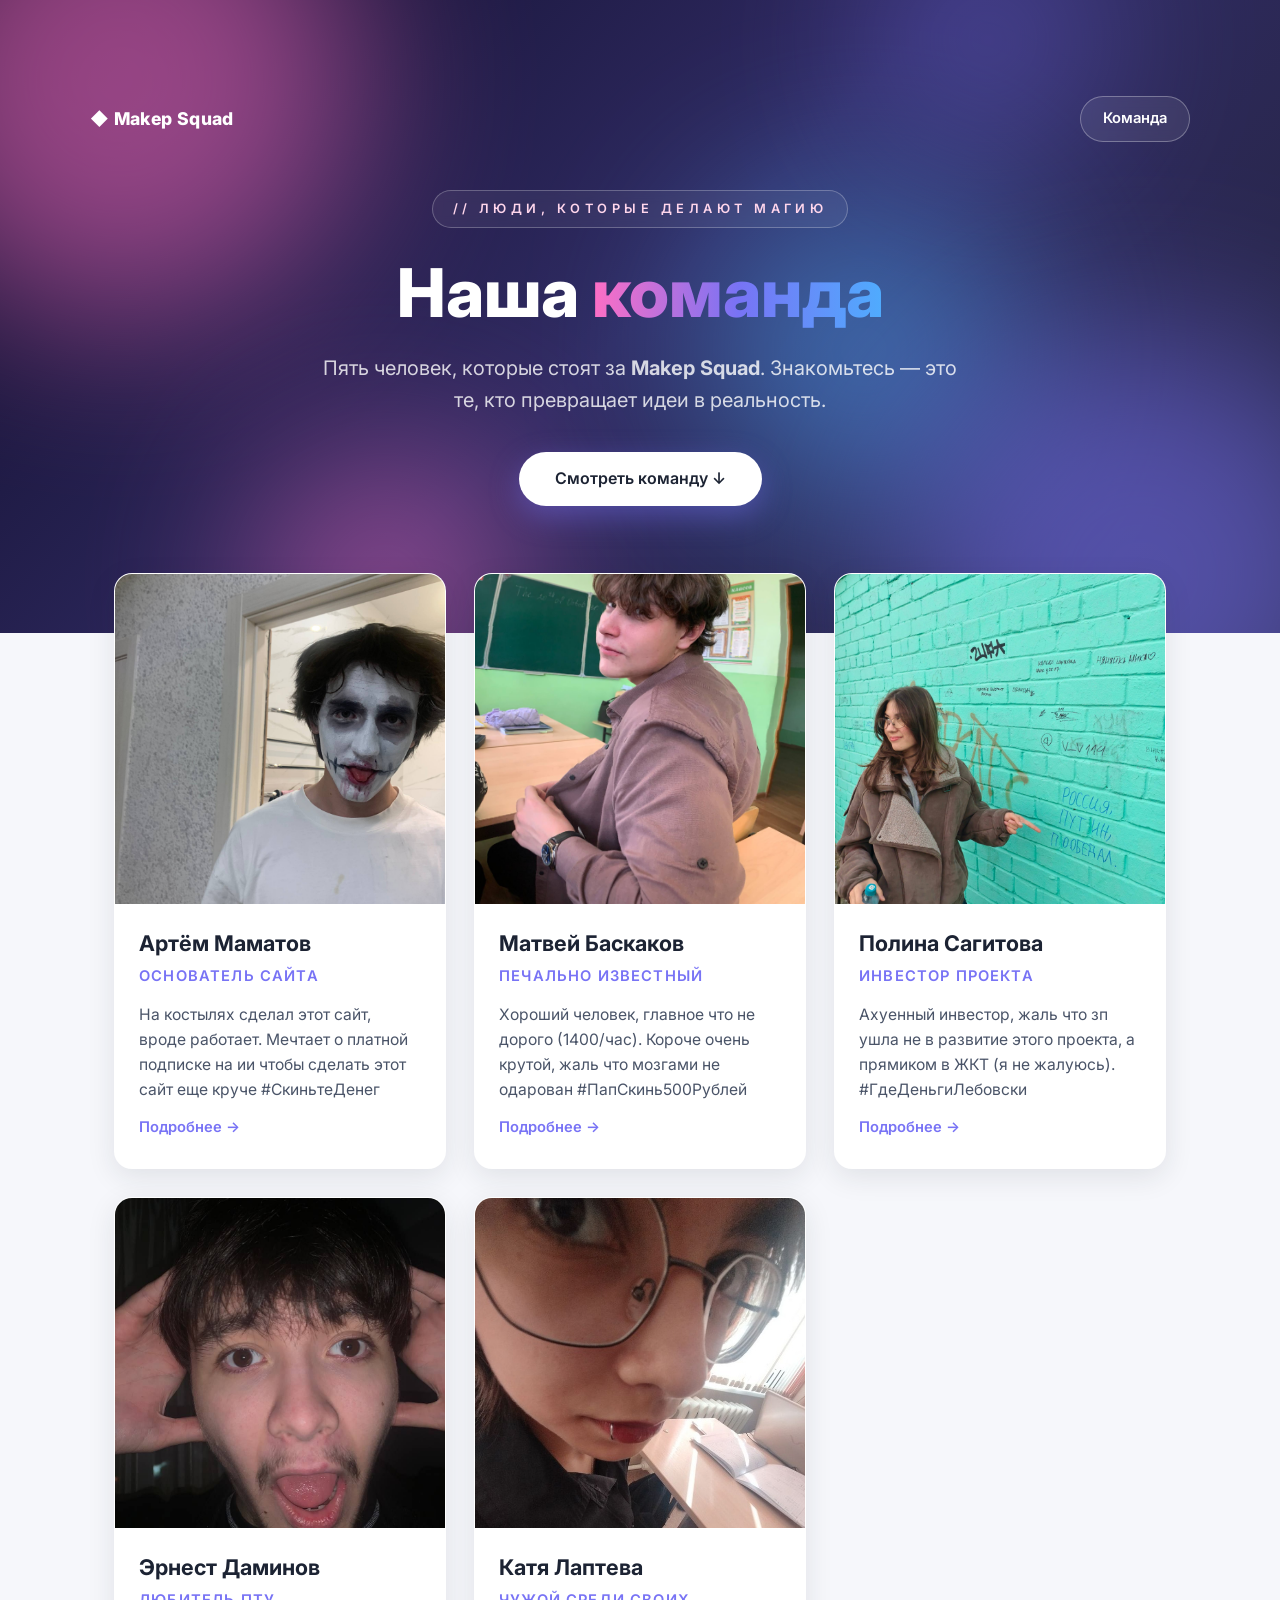
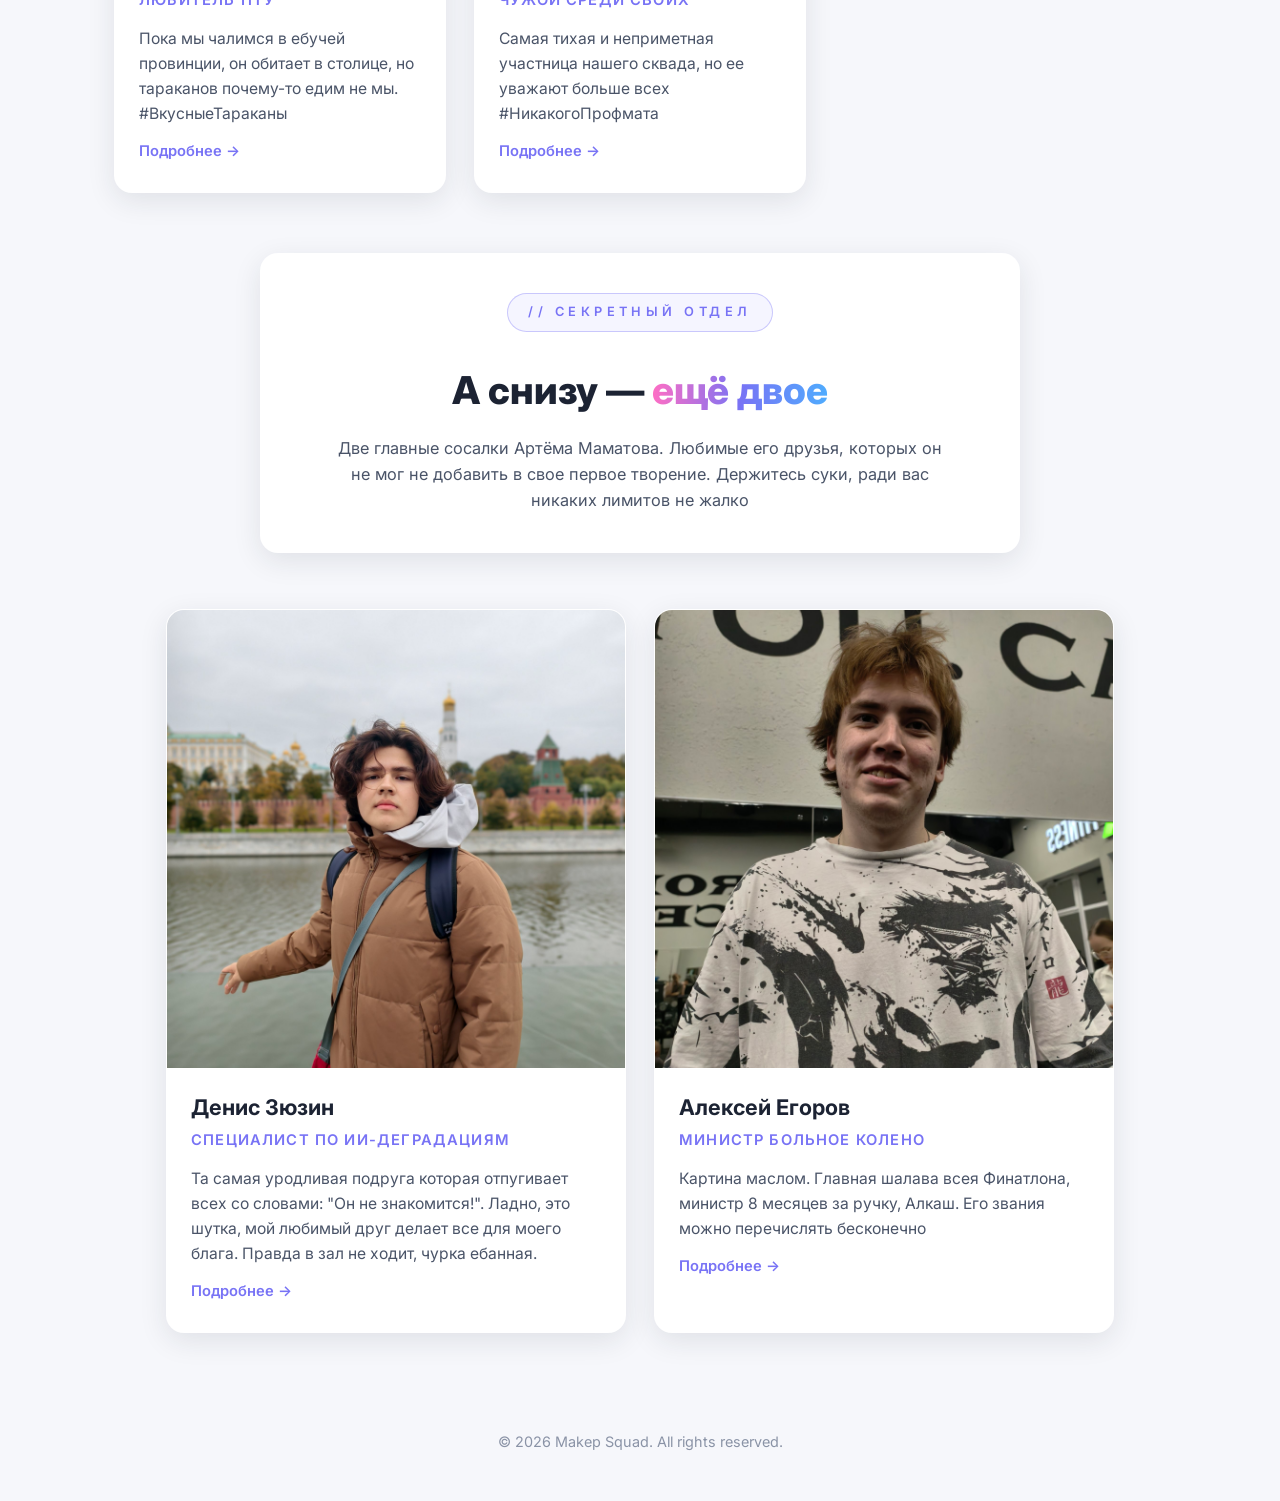
<file: index.html>
<!DOCTYPE html>
<html lang="ru">
<head>
  <meta charset="UTF-8" />
  <meta name="viewport" content="width=device-width, initial-scale=1.0" />

  <!-- EDIT: Page title shown in the browser tab -->
  <title>Our Team — MAKEP squad</title>
  <!-- /EDIT -->

  <!-- SEO & social-media preview (optional to edit) -->
  <meta name="description" content="Meet the team of Company Name — photos and descriptions of our 5 key people." />
  <meta property="og:title" content="Our Team — Company Name" />
  <meta property="og:description" content="Meet the team of Company Name." />
  <meta property="og:type" content="website" />
  <meta property="og:image" content="images/photo-1.jpg" />

  <!-- Modern web font (Inter) -->
  <link rel="preconnect" href="https://fonts.googleapis.com" />
  <link rel="preconnect" href="https://fonts.gstatic.com" crossorigin />
  <link href="https://fonts.googleapis.com/css2?family=Inter:wght@400;600;800&display=swap" rel="stylesheet" />

  <link rel="stylesheet" href="css/style.css?v=2" />
</head>
<body>

  <!-- ============================================================
       SITE HEADER (шапка сайта)
       ▼▼▼ EDIT HERE: logo, headings, tagline, buttons ▼▼▼
       ============================================================ -->
  <header class="hero">
    <nav class="hero-nav">
      <!-- EDIT: Logo text (short company name) -->
      <span class="logo">◆ <!-- EDIT: Logo -->Makep Squad<!-- /EDIT --></span>
      <!-- /EDIT -->
      <a class="hero-btn hero-btn-ghost" href="#team">Команда</a>
    </nav>

    <div class="hero-inner">
      <!-- EDIT: Small label above the title -->
      <p class="hero-kicker">// ЛЮДИ, КОТОРЫЕ ДЕЛАЮТ МАГИЮ</p>
      <!-- /EDIT -->

      <!-- EDIT: Main heading. Wrap a word in <em> for the gradient accent -->
      <h1 class="hero-title">Наша <em>команда</em></h1>
      <!-- /EDIT -->

      <!-- EDIT: Subtitle / tagline -->
      <p class="hero-subtitle">
        Пять человек, которые стоят за&nbsp;<strong><!-- EDIT: Company name -->Makep Squad<!-- /EDIT --></strong>.
        Знакомьтесь&nbsp;— это те, кто превращает идеи в&nbsp;реальность.
      </p>
      <!-- /EDIT -->

      <!-- EDIT: Button text and link (link "#team" scrolls to the cards) -->
      <a class="hero-btn" href="#team">Смотреть команду ↓</a>
      <!-- /EDIT -->
    </div>

    <!-- Decorative glow blobs (purely visual, safe to delete) -->
    <div class="blob blob-1"></div>
    <div class="blob blob-2"></div>
    <div class="blob blob-3"></div>
  </header>
  <!-- ▲▲▲ END OF EDITABLE AREA — HEADER ▲▲▲ -->

  <main class="team-grid" id="team">

    <!-- ============================================================
         PERSON CARD 1
         ▼▼▼ EDIT HERE: replace photo + text below ▼▼▼
         ============================================================ -->
    <a class="person-card card-link" href="team/person-1.html">
      <div class="photo-slot">
        <!-- EDIT: Replace the placeholder image path with your photo,
             e.g. src="images/jane.jpg". Keep it inside the images/ folder. -->
        <img src="images/ya.jpg" alt="Photo of artem" />
        <!-- /EDIT -->
      </div>
      <div class="info-slot">
        <!-- EDIT: Name -->
        <h2 class="name">Артём Маматов</h2>
        <!-- /EDIT -->
        <!-- EDIT: Job title -->
        <p class="role">Основатель сайта</p>
        <!-- /EDIT -->
        <!-- EDIT: Description (a few sentences about this person) -->
        <p class="description">
          На костылях сделал этот сайт, вроде работает. Мечтает о платной подписке на ии чтобы сделать этот сайт еще круче #СкиньтеДенег
        </p>
        <!-- /EDIT -->
        <span class="card-more">Подробнее →</span>
      </div>
    </a>
    <!-- ▲▲▲ END OF EDITABLE AREA — PERSON 1 ▲▲▲ -->

    <!-- ============================================================
         PERSON CARD 2
         ▼▼▼ EDIT HERE: replace photo + text below ▼▼▼
         ============================================================ -->
    <a class="person-card card-link" href="team/person-2.html">
      <div class="photo-slot">
        <!-- EDIT: Replace with your photo, e.g. src="images/john.jpg" -->
        <img src="images/matvei.jpg" alt="Photo of Matvei" />
        <!-- /EDIT -->
      </div>
      <div class="info-slot">
        <!-- EDIT: Name -->
        <h2 class="name">Матвей Баскаков</h2>
        <!-- /EDIT -->
        <!-- EDIT: Job title -->
        <p class="role">Печально известный</p>
        <!-- /EDIT -->
        <!-- EDIT: Description -->
        <p class="description">
          Хороший человек, главное что не дорого (1400/час). Короче очень крутой, жаль что мозгами не одарован #ПапСкинь500Рублей
        </p>
        <!-- /EDIT -->
        <span class="card-more">Подробнее →</span>
      </div>
    </a>
    <!-- ▲▲▲ END OF EDITABLE AREA — PERSON 2 ▲▲▲ -->

    <!-- ============================================================
         PERSON CARD 3
         ▼▼▼ EDIT HERE: replace photo + text below ▼▼▼
         ============================================================ -->
    <a class="person-card card-link" href="team/person-3.html">
      <div class="photo-slot">
        <!-- EDIT: Replace with your photo, e.g. src="images/alice.jpg" -->
        <img src="images/Pol.jpg" alt="Photo of pol" />
        <!-- /EDIT -->
      </div>
      <div class="info-slot">
        <!-- EDIT: Name -->
        <h2 class="name">Полина Сагитова</h2>
        <!-- /EDIT -->
        <!-- EDIT: Job title -->
        <p class="role">Инвестор проекта</p>
        <!-- /EDIT -->
        <!-- EDIT: Description -->
        <p class="description">
          Ахуенный инвестор, жаль что зп ушла не в развитие этого проекта, а прямиком в ЖКТ (я не жалуюсь). #ГдеДеньгиЛебовски
        </p>
        <!-- /EDIT -->
        <span class="card-more">Подробнее →</span>
      </div>
    </a>
    <!-- ▲▲▲ END OF EDITABLE AREA — PERSON 3 ▲▲▲ -->

    <!-- ============================================================
         PERSON CARD 4
         ▼▼▼ EDIT HERE: replace photo + text below ▼▼▼
         ============================================================ -->
    <a class="person-card card-link" href="team/person-4.html">
      <div class="photo-slot">
        <!-- EDIT: Replace with your photo, e.g. src="images/bob.jpg" -->
        <img src="images/ern.jpg" alt="Photo of ern" />
        <!-- /EDIT -->
      </div>
      <div class="info-slot">
        <!-- EDIT: Name -->
        <h2 class="name">Эрнест Даминов</h2>
        <!-- /EDIT -->
        <!-- EDIT: Job title -->
        <p class="role">Любитель ПТУ</p>
        <!-- /EDIT -->
        <!-- EDIT: Description -->
        <p class="description">
          Пока мы чалимся в ебучей провинции, он обитает в столице, но тараканов почему-то едим не мы. #ВкусныеТараканы
        </p>
        <!-- /EDIT -->
        <span class="card-more">Подробнее →</span>
      </div>
    </a>
    <!-- ▲▲▲ END OF EDITABLE AREA — PERSON 4 ▲▲▲ -->

    <!-- ============================================================
         PERSON CARD 5
         ▼▼▼ EDIT HERE: replace photo + text below ▼▼▼
         ============================================================ -->
    <a class="person-card card-link" href="team/person-5.html">
      <div class="photo-slot">
        <!-- EDIT: Replace with your photo, e.g. src="images/emma.jpg" -->
        <img src="images/kate.jpg" alt="Photo of Kate" />
        <!-- /EDIT -->
      </div>
      <div class="info-slot">
        <!-- EDIT: Name -->
        <h2 class="name">Катя Лаптева</h2>
        <!-- /EDIT -->
        <!-- EDIT: Job title -->
        <p class="role">Чужой среди своих</p>
        <!-- /EDIT -->
        <!-- EDIT: Description -->
        <p class="description">
          Самая тихая и неприметная участница нашего сквада, но ее уважают больше всех #НикакогоПрофмата
        </p>
        <!-- /EDIT -->
        <span class="card-more">Подробнее →</span>
      </div>
    </a>
    <!-- ▲▲▲ END OF EDITABLE AREA — PERSON 5 ▲▲▲ -->

  </main>

  <!-- ============================================================
       DIVIDER — кто будет снизу?
       ▼▼▼ EDIT HERE: текст-уточнение между блоками ▼▼▼
       ============================================================ -->
  <section class="team-divider" id="recruits">
    <p class="hero-kicker">// СЕКРЕТНЫЙ ОТДЕЛ</p>
    <!-- EDIT: Уточнение, кто будет во втором блоке -->
    <h2 class="divider-title">А снизу — <em>ещё двое</em></h2>
    <p class="divider-text">
      Две главные сосалки Артёма Маматова. Любимые его друзья, которых он не мог не добавить в свое первое творение. Держитесь суки, ради вас никаких лимитов не жалко
    </p>
    <!-- /EDIT -->
  </section>
  <!-- ▲▲▲ END OF EDITABLE AREA — DIVIDER ▲▲▲ -->

  <!-- ============================================================
       SECOND TEAM BLOCK (ещё два человека)
       ▼▼▼ EDIT HERE: replace photos + text below ▼▼▼
       ============================================================ -->
  <section class="team-grid team-grid-extra" id="team-extra">

    <!-- ============================================================
         PERSON CARD 6
         ▼▼▼ EDIT HERE: replace photo + text below ▼▼▼
         ============================================================ -->
    <a class="person-card card-link" href="team/person-6.html">
      <div class="photo-slot">
        <!-- EDIT: Replace the placeholder image path with your photo,
             e.g. src="images/ivan.jpg". Keep it inside the images/ folder. -->
        <img src="images/denis3.jpg" alt="Photo of denis" />
        <!-- /EDIT -->
      </div>
      <div class="info-slot">
        <!-- EDIT: Name -->
        <h2 class="name">Денис Зюзин</h2>
        <!-- /EDIT -->
        <!-- EDIT: Job title -->
        <p class="role">Специалист по ИИ-деградациям</p>
        <!-- /EDIT -->
        <!-- EDIT: Description (a few sentences about this person) -->
        <p class="description">
          Та самая уродливая подруга которая отпугивает всех со словами: "Он не знакомится!".
          Ладно, это шутка, мой любимый друг делает все для моего блага. Правда в зал не ходит, чурка ебанная.
        </p>
        <!-- /EDIT -->
        <span class="card-more">Подробнее →</span>
      </div>
    </a>
    <!-- ▲▲▲ END OF EDITABLE AREA — PERSON 6 ▲▲▲ -->

    <!-- ============================================================
         PERSON CARD 7
         ▼▼▼ EDIT HERE: replace photo + text below ▼▼▼
         ============================================================ -->
    <a class="person-card card-link" href="team/person-7.html">
      <div class="photo-slot">
        <!-- EDIT: Replace the placeholder image path with your photo,
             e.g. src="images/oleg.jpg". Keep it inside the images/ folder. -->
        <img src="images/leha1.jpg" alt="Photo of Oleg" />
        <!-- /EDIT -->
      </div>
      <div class="info-slot">
        <!-- EDIT: Name -->
        <h2 class="name">Алексей Егоров</h2>
        <!-- /EDIT -->
        <!-- EDIT: Job title -->
        <p class="role">Министр больное колено</p>
        <!-- /EDIT -->
        <!-- EDIT: Description (a few sentences about this person) -->
        <p class="description">
          Картина маслом. Главная шалава всея Финатлона, министр 8 месяцев за ручку, Алкаш. Его звания можно перечислять бесконечно
        </p>
        <!-- /EDIT -->
        <span class="card-more">Подробнее →</span>
      </div>
    </a>
    <!-- ▲▲▲ END OF EDITABLE AREA — PERSON 7 ▲▲▲ -->

  </section>
  <!-- ▲▲▲ END OF EDITABLE AREA — SECOND TEAM BLOCK ▲▲▲ -->

  <footer class="site-footer">
    <p>&copy; 2026 <!-- EDIT: Company name -->Makep Squad<!-- /EDIT -->. All rights reserved.</p>
  </footer>

</body>
</html>
</file>
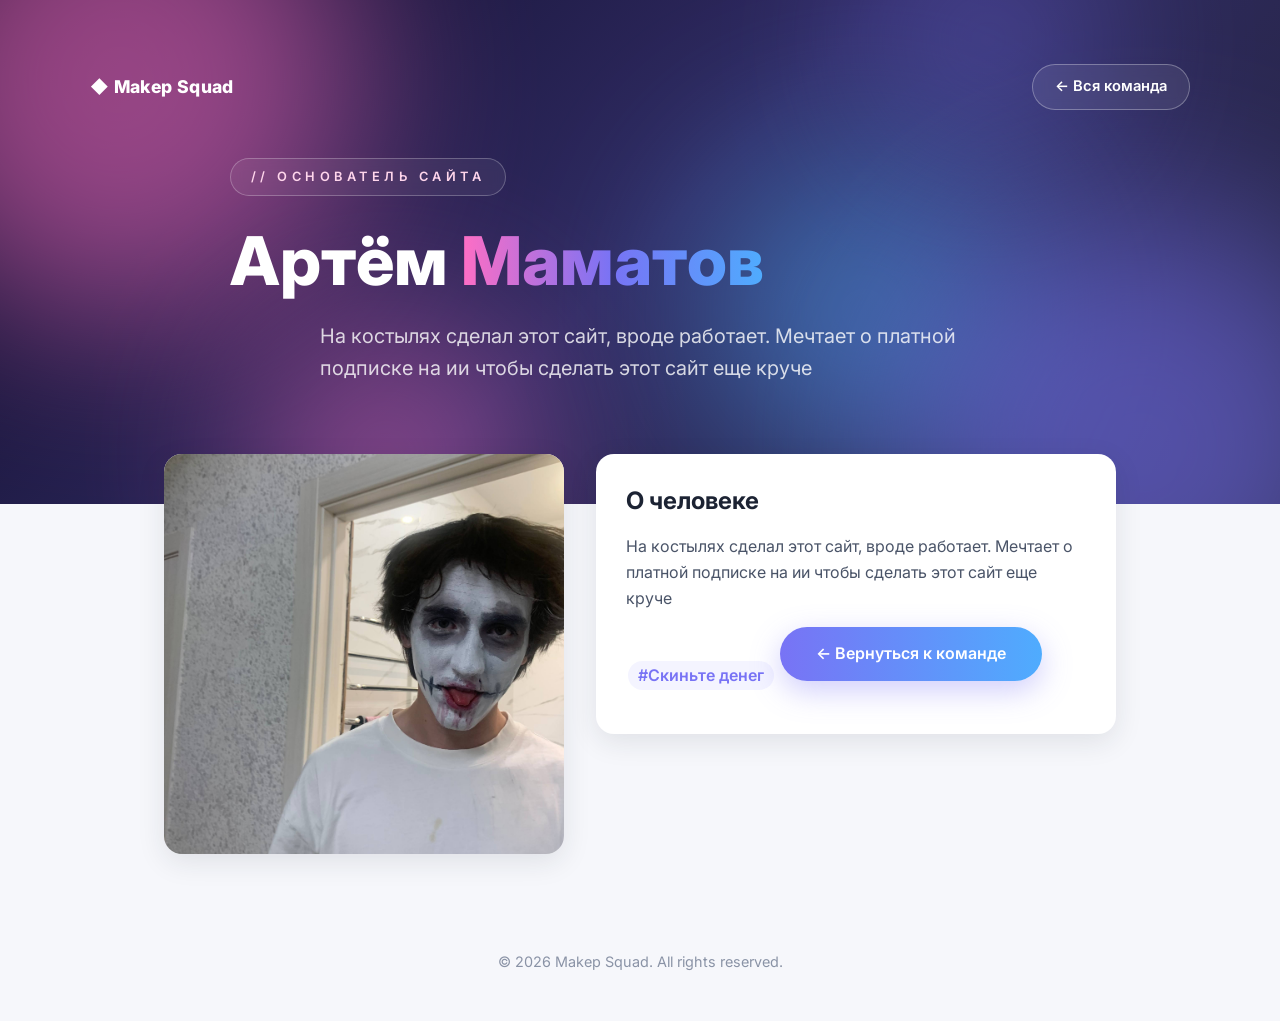
<file: team/person-1.html>
<!DOCTYPE html>
<html lang="ru">
<head>
  <meta charset="UTF-8" />
  <meta name="viewport" content="width=device-width, initial-scale=1.0" />

  <!-- EDIT: Page title shown in the browser tab -->
  <title>Артём Маматов — Makep Squad</title>
  <!-- /EDIT -->

  <!-- SEO & social-media preview (optional to edit) -->
  <meta name="description" content="Артём Маматов — Основатель сайта. Страница участника команды Makep Squad." />
  <meta property="og:title" content="Артём Маматов — Makep Squad" />
  <meta property="og:description" content="Артём Маматов — Основатель сайта." />
  <meta property="og:type" content="website" />
  <meta property="og:image" content="../images/ya.jpg" />

  <!-- Modern web font (Inter) -->
  <link rel="preconnect" href="https://fonts.googleapis.com" />
  <link rel="preconnect" href="https://fonts.gstatic.com" crossorigin />
  <link href="https://fonts.googleapis.com/css2?family=Inter:wght@400;600;800&display=swap" rel="stylesheet" />

  <link rel="stylesheet" href="../css/style.css" />
</head>
<body>

  <header class="hero person-hero">
    <nav class="hero-nav">
      <a class="logo" href="../index.html" style="text-decoration:none">◆ Makep Squad</a>
      <a class="hero-btn hero-btn-ghost" href="../index.html#team">← Вся команда</a>
    </nav>

    <div class="hero-inner">
      <p class="hero-kicker">// ОСНОВАТЕЛЬ САЙТА</p>
      <h1 class="hero-title">Артём <em>Маматов</em></h1>
      <p class="hero-subtitle">На костылях сделал этот сайт, вроде работает. Мечтает о платной подписке на ии чтобы сделать этот сайт еще круче</p>
    </div>

    <div class="blob blob-1"></div>
    <div class="blob blob-2"></div>
    <div class="blob blob-3"></div>
  </header>

  <main class="person-page">
    <div class="person-photo">
      <!-- EDIT: Замените фото на своё, например src="../images/jane.jpg" -->
      <img src="../images/ya.jpg" alt="Фото: Артём Маматов" />
      <!-- /EDIT -->
    </div>
    <div class="person-facts">
      <h2>О человеке</h2>
      <!-- EDIT: Дополнительная информация об участнике -->
      <p>На костылях сделал этот сайт, вроде работает. Мечтает о платной подписке на ии чтобы сделать этот сайт еще круче</p>
      <p class="hashtag">#Скиньте денег</p>
      <!-- /EDIT -->
      <a class="hero-btn" href="../index.html#team">← Вернуться к команде</a>
    </div>
  </main>

  <footer class="site-footer">
    <p>&copy; 2026 Makep Squad. All rights reserved.</p>
  </footer>

</body>
</html>
</file>
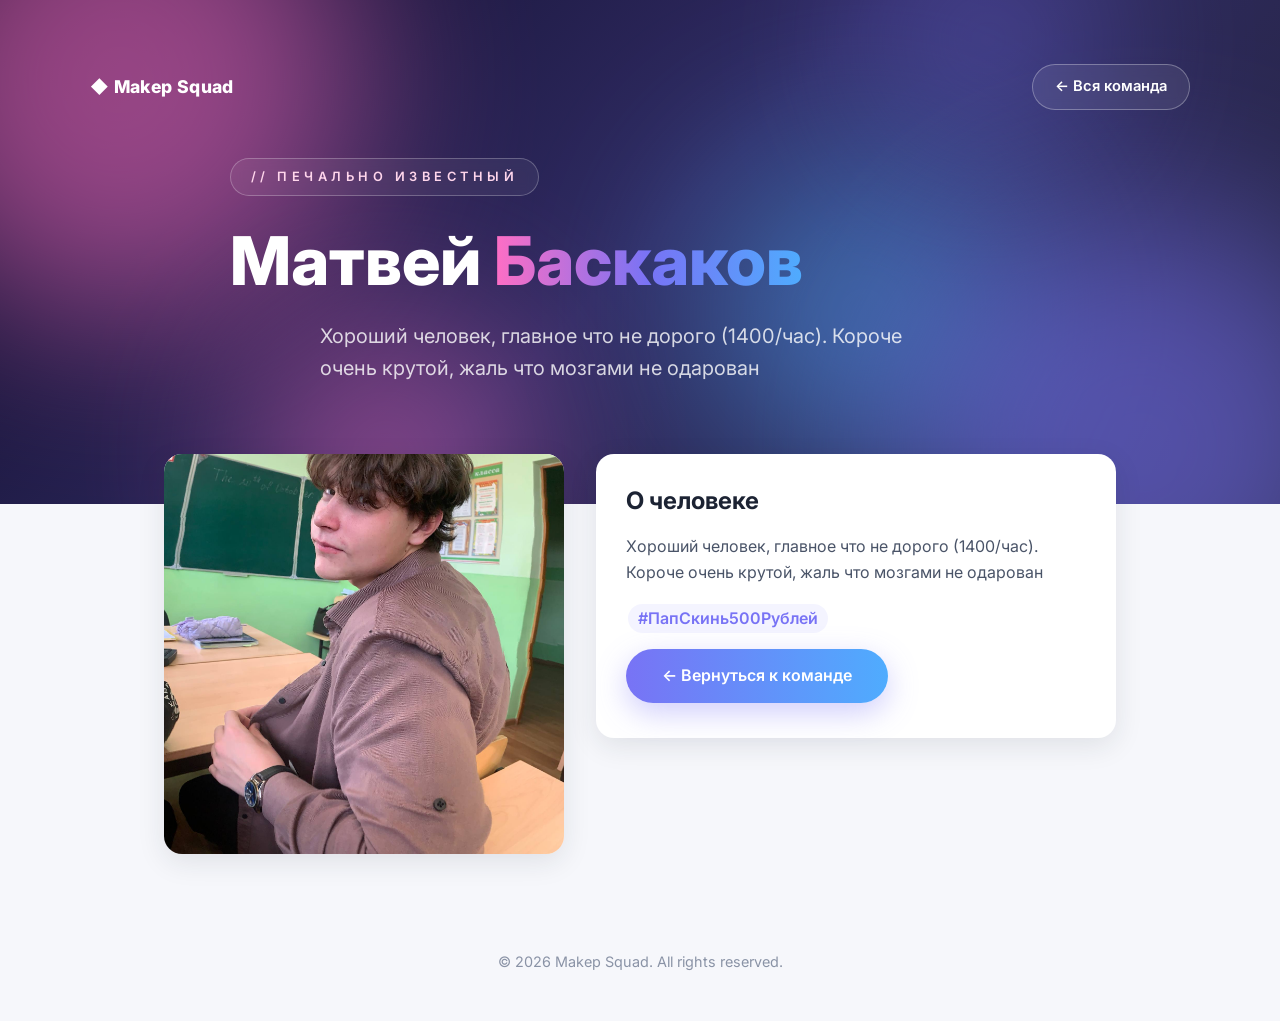
<file: team/person-2.html>
<!DOCTYPE html>
<html lang="ru">
<head>
  <meta charset="UTF-8" />
  <meta name="viewport" content="width=device-width, initial-scale=1.0" />

  <!-- EDIT: Page title shown in the browser tab -->
  <title>Матвей Баскаков — Makep Squad</title>
  <!-- /EDIT -->

  <!-- SEO & social-media preview (optional to edit) -->
  <meta name="description" content="Матвей Баскаков — Печально известный. Страница участника команды Makep Squad." />
  <meta property="og:title" content="Матвей Баскаков — Makep Squad" />
  <meta property="og:description" content="Матвей Баскаков — Печально известный." />
  <meta property="og:type" content="website" />
  <meta property="og:image" content="../images/matvei.jpg" />

  <!-- Modern web font (Inter) -->
  <link rel="preconnect" href="https://fonts.googleapis.com" />
  <link rel="preconnect" href="https://fonts.gstatic.com" crossorigin />
  <link href="https://fonts.googleapis.com/css2?family=Inter:wght@400;600;800&display=swap" rel="stylesheet" />

  <link rel="stylesheet" href="../css/style.css" />
</head>
<body>

  <header class="hero person-hero">
    <nav class="hero-nav">
      <a class="logo" href="../index.html" style="text-decoration:none">◆ Makep Squad</a>
      <a class="hero-btn hero-btn-ghost" href="../index.html#team">← Вся команда</a>
    </nav>

    <div class="hero-inner">
      <p class="hero-kicker">// ПЕЧАЛЬНО ИЗВЕСТНЫЙ</p>
      <h1 class="hero-title">Матвей <em>Баскаков</em></h1>
      <p class="hero-subtitle">Хороший человек, главное что не дорого (1400/час). Короче очень крутой, жаль что мозгами не одарован</p>
    </div>

    <div class="blob blob-1"></div>
    <div class="blob blob-2"></div>
    <div class="blob blob-3"></div>
  </header>

  <main class="person-page">
    <div class="person-photo">
      <!-- EDIT: Замените фото на своё, например src="../images/jane.jpg" -->
      <img src="../images/matvei.jpg" alt="Фото: Матвей Баскаков" />
      <!-- /EDIT -->
    </div>
    <div class="person-facts">
      <h2>О человеке</h2>
      <!-- EDIT: Дополнительная информация об участнике -->
      <p>Хороший человек, главное что не дорого (1400/час). Короче очень крутой, жаль что мозгами не одарован</p>
      <p class="hashtag">#ПапСкинь500Рублей</p>
      <!-- /EDIT -->
      <a class="hero-btn" href="../index.html#team">← Вернуться к команде</a>
    </div>
  </main>

  <footer class="site-footer">
    <p>&copy; 2026 Makep Squad. All rights reserved.</p>
  </footer>

</body>
</html>
</file>
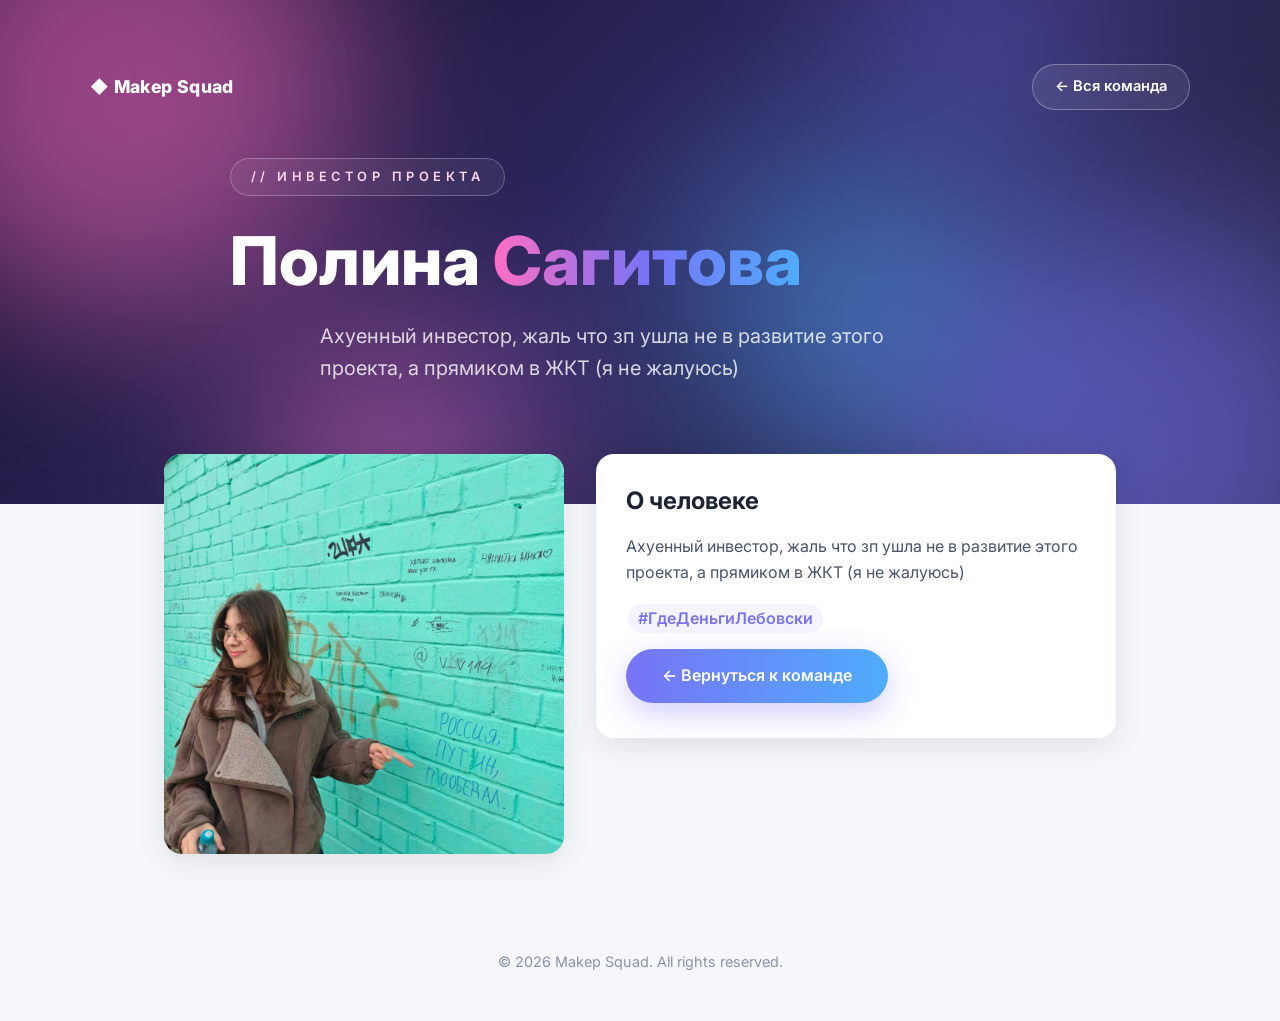
<file: team/person-3.html>
<!DOCTYPE html>
<html lang="ru">
<head>
  <meta charset="UTF-8" />
  <meta name="viewport" content="width=device-width, initial-scale=1.0" />

  <!-- EDIT: Page title shown in the browser tab -->
  <title>Полина Сагитова — Makep Squad</title>
  <!-- /EDIT -->

  <!-- SEO & social-media preview (optional to edit) -->
  <meta name="description" content="Полина Сагитова — Инвестор проекта. Страница участника команды Makep Squad." />
  <meta property="og:title" content="Полина Сагитова — Makep Squad" />
  <meta property="og:description" content="Полина Сагитова — Инвестор проекта." />
  <meta property="og:type" content="website" />
  <meta property="og:image" content="../images/Pol.jpg" />

  <!-- Modern web font (Inter) -->
  <link rel="preconnect" href="https://fonts.googleapis.com" />
  <link rel="preconnect" href="https://fonts.gstatic.com" crossorigin />
  <link href="https://fonts.googleapis.com/css2?family=Inter:wght@400;600;800&display=swap" rel="stylesheet" />

  <link rel="stylesheet" href="../css/style.css" />
</head>
<body>

  <header class="hero person-hero">
    <nav class="hero-nav">
      <a class="logo" href="../index.html" style="text-decoration:none">◆ Makep Squad</a>
      <a class="hero-btn hero-btn-ghost" href="../index.html#team">← Вся команда</a>
    </nav>

    <div class="hero-inner">
      <p class="hero-kicker">// ИНВЕСТОР ПРОЕКТА</p>
      <h1 class="hero-title">Полина <em>Сагитова</em></h1>
      <p class="hero-subtitle">Ахуенный инвестор, жаль что зп ушла не в развитие этого проекта, а прямиком в ЖКТ (я не жалуюсь)</p>
    </div>

    <div class="blob blob-1"></div>
    <div class="blob blob-2"></div>
    <div class="blob blob-3"></div>
  </header>

  <main class="person-page">
    <div class="person-photo">
      <!-- EDIT: Замените фото на своё, например src="../images/jane.jpg" -->
      <img src="../images/Pol.jpg" alt="Фото: Полина Сагитова" />
      <!-- /EDIT -->
    </div>
    <div class="person-facts">
      <h2>О человеке</h2>
      <!-- EDIT: Дополнительная информация об участнике -->
      <p>Ахуенный инвестор, жаль что зп ушла не в развитие этого проекта, а прямиком в ЖКТ (я не жалуюсь)</p>
      <p class="hashtag">#ГдеДеньгиЛебовски</p>
      <!-- /EDIT -->
      <a class="hero-btn" href="../index.html#team">← Вернуться к команде</a>
    </div>
  </main>

  <footer class="site-footer">
    <p>&copy; 2026 Makep Squad. All rights reserved.</p>
  </footer>

</body>
</html>
</file>
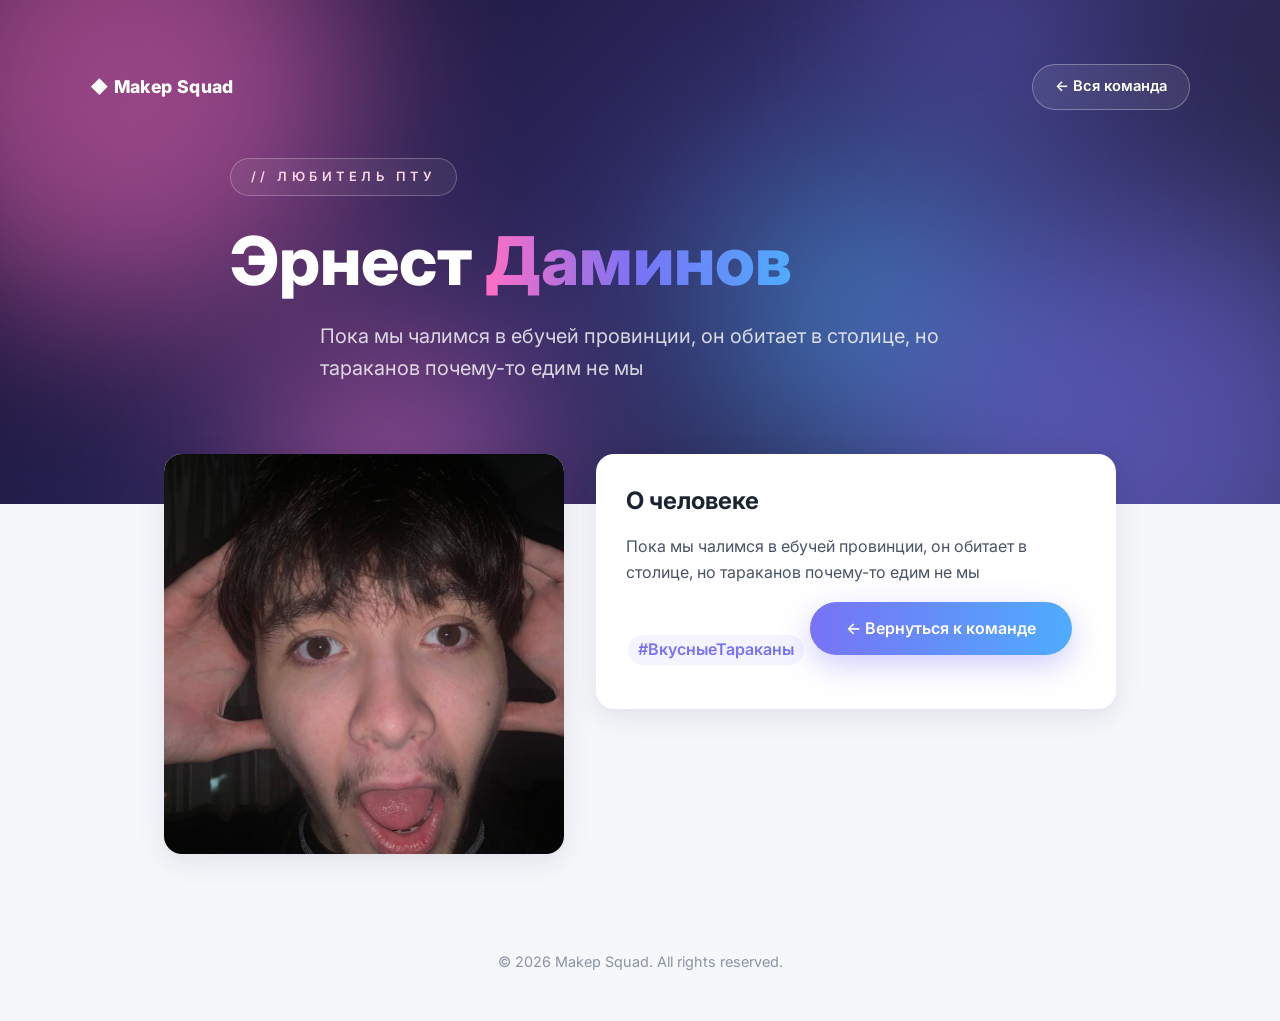
<file: team/person-4.html>
<!DOCTYPE html>
<html lang="ru">
<head>
  <meta charset="UTF-8" />
  <meta name="viewport" content="width=device-width, initial-scale=1.0" />

  <!-- EDIT: Page title shown in the browser tab -->
  <title>Эрнест Даминов — Makep Squad</title>
  <!-- /EDIT -->

  <!-- SEO & social-media preview (optional to edit) -->
  <meta name="description" content="Эрнест Даминов — Любитель ПТУ. Страница участника команды Makep Squad." />
  <meta property="og:title" content="Эрнест Даминов — Makep Squad" />
  <meta property="og:description" content="Эрнест Даминов — Любитель ПТУ." />
  <meta property="og:type" content="website" />
  <meta property="og:image" content="../images/ern.jpg" />

  <!-- Modern web font (Inter) -->
  <link rel="preconnect" href="https://fonts.googleapis.com" />
  <link rel="preconnect" href="https://fonts.gstatic.com" crossorigin />
  <link href="https://fonts.googleapis.com/css2?family=Inter:wght@400;600;800&display=swap" rel="stylesheet" />

  <link rel="stylesheet" href="../css/style.css" />
</head>
<body>

  <header class="hero person-hero">
    <nav class="hero-nav">
      <a class="logo" href="../index.html" style="text-decoration:none">◆ Makep Squad</a>
      <a class="hero-btn hero-btn-ghost" href="../index.html#team">← Вся команда</a>
    </nav>

    <div class="hero-inner">
      <p class="hero-kicker">// ЛЮБИТЕЛЬ ПТУ</p>
      <h1 class="hero-title">Эрнест <em>Даминов</em></h1>
      <p class="hero-subtitle">Пока мы чалимся в ебучей провинции, он обитает в столице, но тараканов почему-то едим не мы</p>
    </div>

    <div class="blob blob-1"></div>
    <div class="blob blob-2"></div>
    <div class="blob blob-3"></div>
  </header>

  <main class="person-page">
    <div class="person-photo">
      <!-- EDIT: Замените фото на своё, например src="../images/jane.jpg" -->
      <img src="../images/ern.jpg" alt="Фото: Эрнест Даминов" />
      <!-- /EDIT -->
    </div>
    <div class="person-facts">
      <h2>О человеке</h2>
      <!-- EDIT: Дополнительная информация об участнике -->
      <p>Пока мы чалимся в ебучей провинции, он обитает в столице, но тараканов почему-то едим не мы</p>
      <p class="hashtag">#ВкусныеТараканы</p>
      <!-- /EDIT -->
      <a class="hero-btn" href="../index.html#team">← Вернуться к команде</a>
    </div>
  </main>

  <footer class="site-footer">
    <p>&copy; 2026 Makep Squad. All rights reserved.</p>
  </footer>

</body>
</html>
</file>
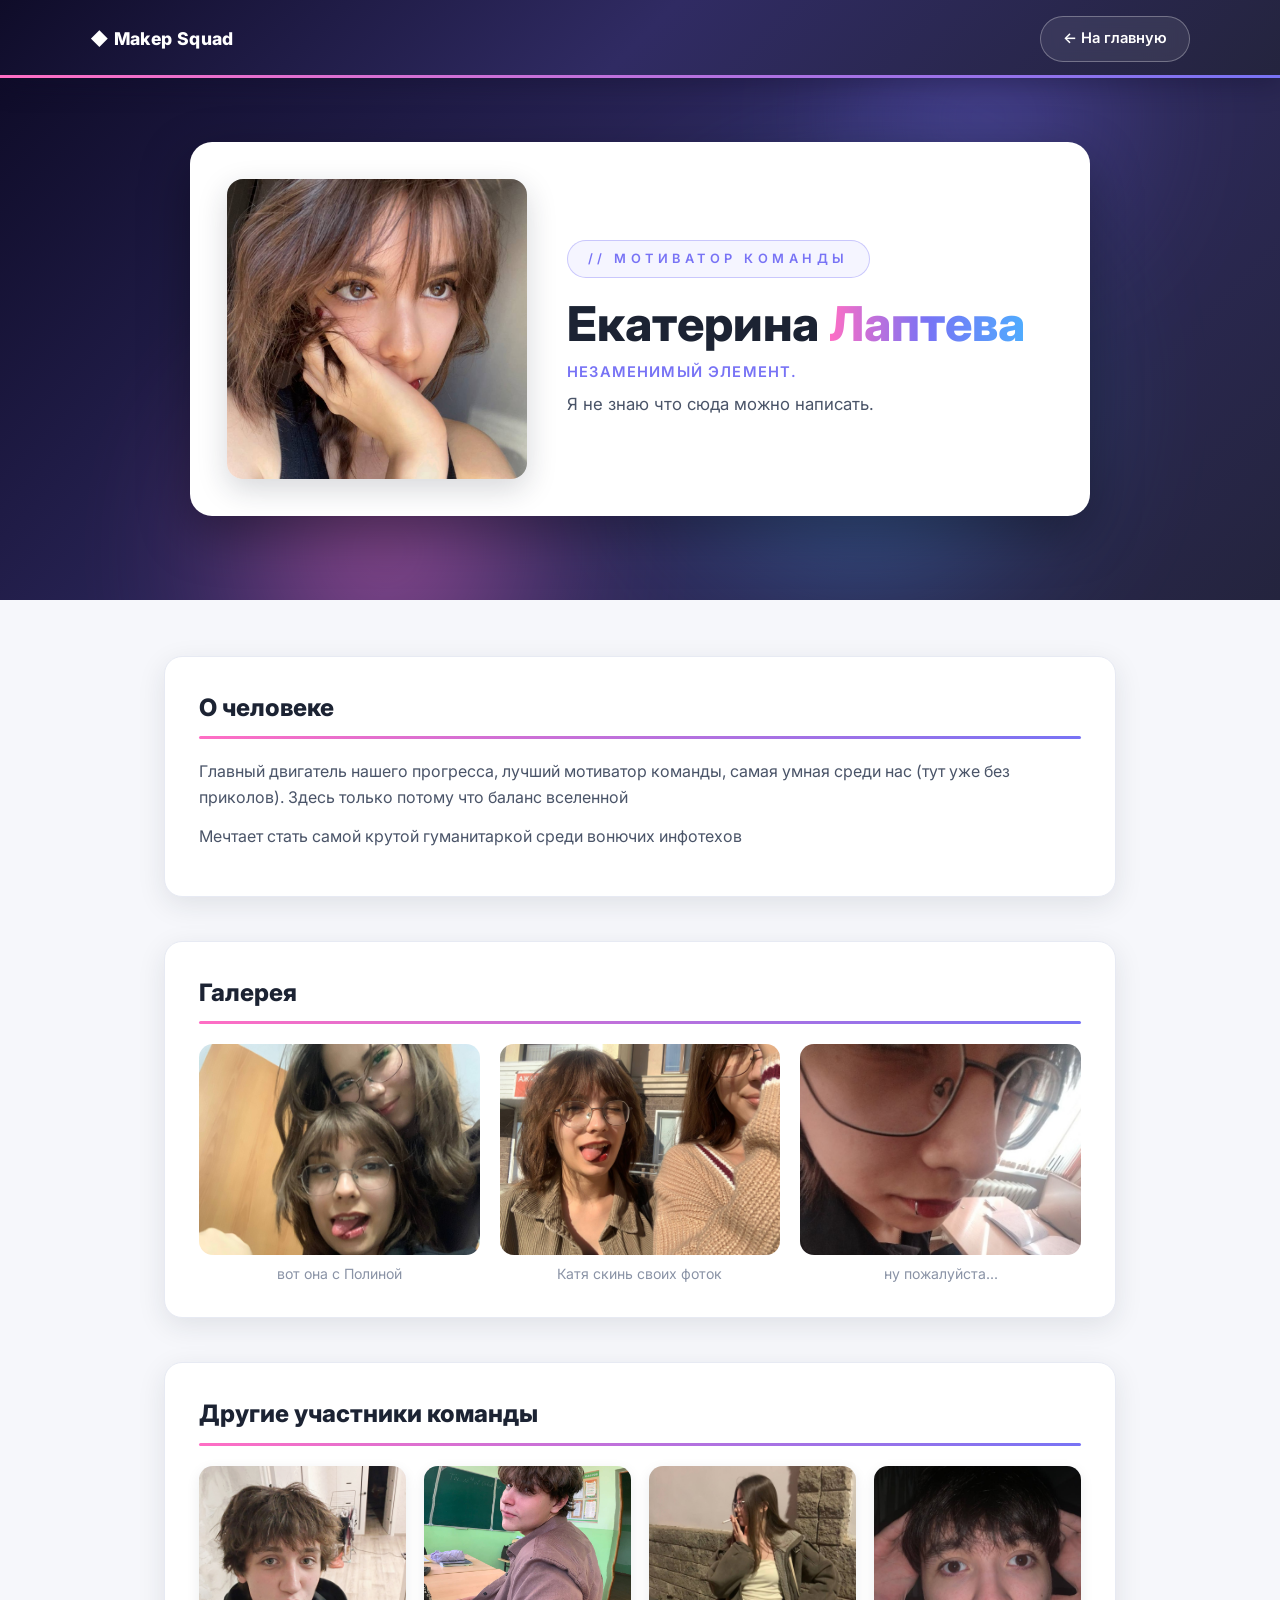
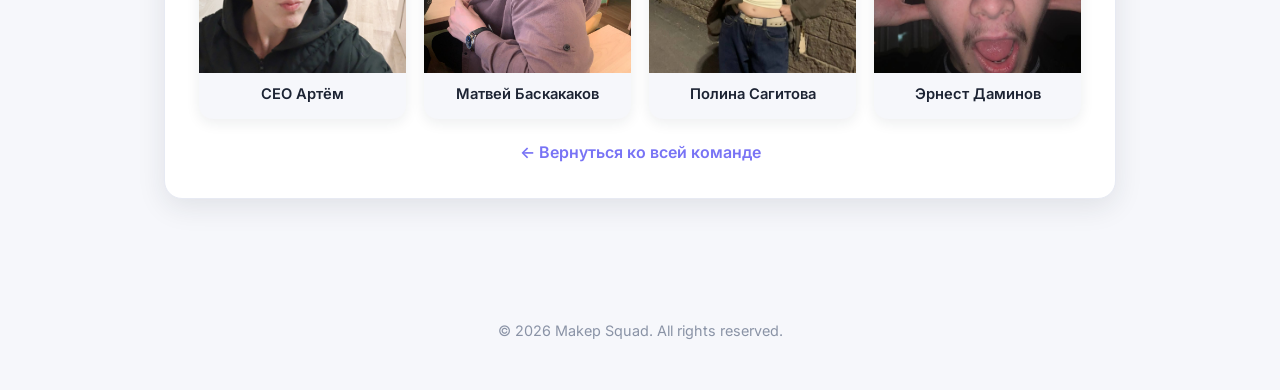
<file: team/person-5.html>
<!DOCTYPE html>
<html lang="ru">
<head>
  <meta charset="UTF-8" />
  <meta name="viewport" content="width=device-width, initial-scale=1.0" />

  <!-- EDIT: Page title shown in the browser tab -->
  <title>Катя Лаптева — Наша команда</title>
  <!-- /EDIT -->

  <link rel="preconnect" href="https://fonts.googleapis.com" />
  <link rel="preconnect" href="https://fonts.gstatic.com" crossorigin />
  <link href="https://fonts.googleapis.com/css2?family=Inter:wght@400;600;800&display=swap" rel="stylesheet" />

  <link rel="stylesheet" href="../css/style.css" />
</head>
<body class="subpage">

  <!-- Top bar: back to main page -->
  <nav class="sub-nav">
    <span class="logo">◆ <!-- EDIT: Logo -->Makep Squad<!-- /EDIT --></span>
    <a class="hero-btn hero-btn-ghost" href="../index.html">← На главную</a>
  </nav>

  <!-- ============================================================
       PERSON HEADER
       ▼▼▼ EDIT HERE: main photo, name, role, short tagline ▼▼▼
       ============================================================ -->
  <header class="person-hero">
    <div class="person-hero-inner">
      <div class="person-hero-photo">
        <!-- EDIT: Main (big) photo of the person -->
        <img src="../images/kate2.jpg" alt="Photo of Emma Davis" />
        <!-- /EDIT -->
      </div>
      <div class="person-hero-info">
        <!-- EDIT: Small label above the name -->
        <p class="hero-kicker">// мотиватор команды</p>
        <!-- /EDIT -->
        <!-- EDIT: Name (word inside <em> gets the gradient accent) -->
        <h1 class="person-name">Екатерина <em>Лаптева</em></h1>
        <!-- /EDIT -->
        <!-- EDIT: Job title -->
        <p class="role">Незаменимый элемент.</p>
        <!-- /EDIT -->
        <!-- EDIT: Short tagline under the name -->
        <p class="person-tagline">Я не знаю что сюда можно написать.</p>
        <!-- /EDIT -->
      </div>
    </div>
    <div class="blob blob-1"></div>
    <div class="blob blob-2"></div>
    <div class="blob blob-3"></div>
  </header>
  <!-- ▲▲▲ END OF EDITABLE AREA — HEADER ▲▲▲ -->

  <main class="person-main">

    <!-- ============================================================
         FULL DESCRIPTION
         ▼▼▼ EDIT HERE: detailed text about the person ▼▼▼
         ============================================================ -->
    <section class="bio-block">
      <h2 class="section-title">О&nbsp;человеке</h2>
      <!-- EDIT: Long description. Add as many <p> paragraphs as you need. -->
      <p>
        Главный двигатель нашего прогресса, лучший мотиватор команды, самая умная среди нас (тут уже без приколов). Здесь только потому что баланс вселенной 
      </p>
      <p>
        Мечтает стать самой крутой гуманитаркой среди вонючих инфотехов
      </p>
      <!-- /EDIT -->
    </section>
    <!-- ▲▲▲ END OF EDITABLE AREA — DESCRIPTION ▲▲▲ -->

    <!-- ============================================================
         EXTRA PHOTOS (3 slots)
         ▼▼▼ EDIT HERE: replace with your own photos ▼▼▼
         ============================================================ -->
    <section class="gallery-block">
      <h2 class="section-title">Галерея</h2>
      <div class="gallery-grid">

        <!-- EDIT: Extra photo #1 -->
        <figure class="gallery-item">
          <img src="../images/kate1.jpg" alt="Extra photo 1" />
          <figcaption>вот она с Полиной</figcaption>
        </figure>
        <!-- /EDIT -->

        <!-- EDIT: Extra photo #2 -->
        <figure class="gallery-item">
          <img src="../images/kate3.jpg" alt="Extra photo 2" />
          <figcaption>Катя скинь своих фоток</figcaption>
        </figure>
        <!-- /EDIT -->

        <!-- EDIT: Extra photo #3 -->
        <figure class="gallery-item">
          <img src="../images/kate.jpg" alt="Extra photo 3" />
          <figcaption>ну пожалуйста...</figcaption>
        </figure>
        <!-- /EDIT -->

      </div>
    </section>
    <!-- ▲▲▲ END OF EDITABLE AREA — GALLERY ▲▲▲ -->

    <!-- ============================================================
         LINKS TO OTHER TEAM MEMBERS (clickable mini-cards)
         ▼▼▼ EDIT HERE: names/photos on the mini-cards ▼▼▼
         ============================================================ -->
    <section class="other-team">
      <h2 class="section-title">Другие участники команды</h2>
      <div class="mini-grid">

        <a class="mini-card" href="person-1.html">
          <img src="../images/ya1.jpg" alt="" />
          <!-- EDIT: name on mini-card 1 -->
          <span>CEO Артём</span>
          <!-- /EDIT -->
        </a>

        <a class="mini-card" href="person-2.html">
          <img src="../images/matvei.jpg" alt="" />
          <!-- EDIT: name on mini-card 2 -->
          <span>Матвей Баскакаков</span>
          <!-- /EDIT -->
        </a>

        <a class="mini-card" href="person-3.html">
          <img src="../images/pol4.jpg" alt="" />
          <!-- EDIT: name on mini-card 3 -->
          <span>Полина Сагитова</span>
          <!-- /EDIT -->
        </a>

        <a class="mini-card" href="person-4.html">
          <img src="../images/ern.jpg" alt="" />
          <!-- EDIT: name on mini-card 4 -->
          <span>Эрнест Даминов</span>
          <!-- /EDIT -->
        </a>
      </div>
      <p class="back-line"><a href="../index.html">← Вернуться ко всей команде</a></p>
    </section>
    <!-- ▲▲▲ END OF EDITABLE AREA — OTHER TEAM ▲▲▲ -->

  </main>

  <footer class="site-footer">
    <p>&copy; 2026 <!-- EDIT: Company name -->Makep Squad<!-- /EDIT -->. All rights reserved.</p>
  </footer>

</body>
</html>
</file>
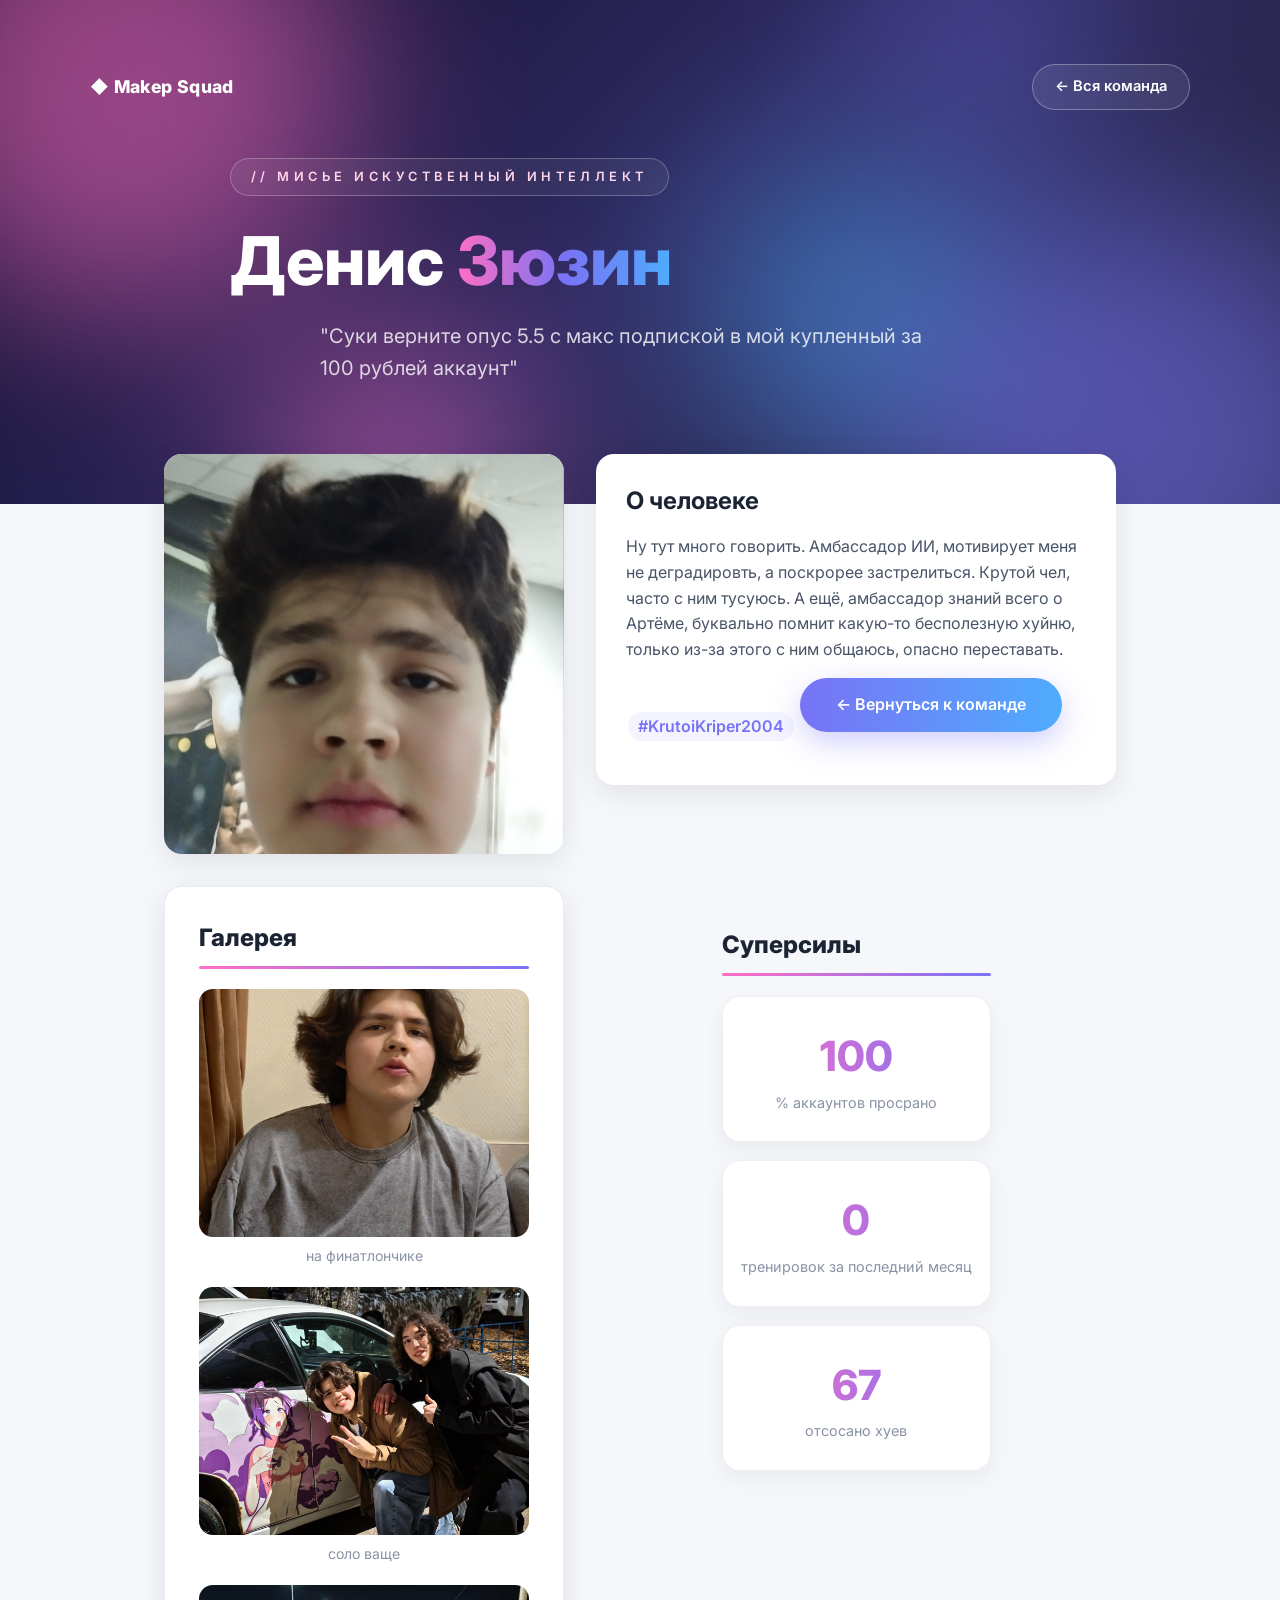
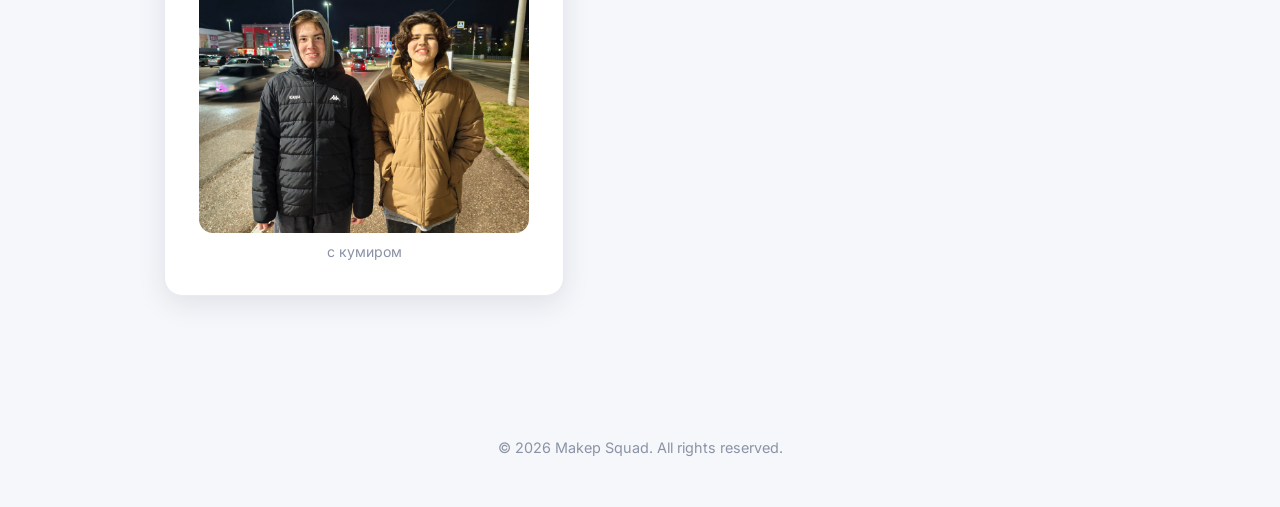
<file: team/person-6.html>
<!DOCTYPE html>
<html lang="ru">
<head>
  <meta charset="UTF-8" />
  <meta name="viewport" content="width=device-width, initial-scale=1.0" />

  <!-- EDIT: Page title shown in the browser tab -->
  <title>Денис Зюзин — Makep Squad</title>
  <!-- /EDIT -->

  <!-- SEO & social-media preview (optional to edit) -->
  <meta name="description" content="Иван Петров — Дизайнер-оптимист. Страница участника команды Makep Squad." />
  <meta property="og:title" content="Иван Петров — Makep Squad" />
  <meta property="og:description" content="Иван Петров — Дизайнер-оптимист." />
  <meta property="og:type" content="website" />
  <meta property="og:image" content="../images/photo-1.jpg" />

  <!-- Modern web font (Inter) -->
  <link rel="preconnect" href="https://fonts.googleapis.com" />
  <link rel="preconnect" href="https://fonts.gstatic.com" crossorigin />
  <link href="https://fonts.googleapis.com/css2?family=Inter:wght@400;600;800&display=swap" rel="stylesheet" />

  <link rel="stylesheet" href="../css/style.css" />
</head>
<body>

  <header class="hero person-hero">
    <nav class="hero-nav">
      <a class="logo" href="../index.html" style="text-decoration:none">◆ Makep Squad</a>
      <a class="hero-btn hero-btn-ghost" href="../index.html#team">← Вся команда</a>
    </nav>

    <div class="hero-inner">
      <p class="hero-kicker">// Мисье Искуственный интеллект</p>
      <h1 class="hero-title">Денис <em>Зюзин</em></h1>
      <p class="hero-subtitle">"Суки верните опус 5.5 с макс подпиской в мой купленный за 100 рублей аккаунт"</p>
    </div>

    <div class="blob blob-1"></div>
    <div class="blob blob-2"></div>
    <div class="blob blob-3"></div>
  </header>

  <main class="person-page">
    <div class="person-photo">
      <!-- EDIT: Замените фото на своё, например src="../images/ivan.jpg" -->
      <img src="../images/denis1.jpg" alt="Фото: Денис Зюзин" />
      <!-- /EDIT -->
    </div>
    <div class="person-facts">
      <h2>О человеке</h2>
      <!-- EDIT: Дополнительная информация об участнике -->
      <p>
        Ну тут много говорить. Амбассадор ИИ, мотивирует меня не деградировть, а поскрорее застрелиться. Крутой чел, часто с ним тусуюсь.
        А ещё, амбассадор знаний всего о Артёме, буквально помнит какую-то бесполезную хуйню, только из-за этого с ним общаюсь, опасно переставать.
      </p>
      <p class="hashtag">#KrutoiKriper2004</p>
      <!-- /EDIT -->
      <a class="hero-btn" href="../index.html#team-extra">← Вернуться к команде</a>
    </div>

    <!-- ============================================================
         EXTRA PHOTOS (3 slots)
         ▼▼▼ EDIT HERE: replace with your own photos ▼▼▼
         ============================================================ -->
    <section class="gallery-block">
      <h2 class="section-title">Галерея</h2>
      <div class="gallery-grid">

        <!-- EDIT: Extra photo #1 -->
        <figure class="gallery-item">
          <img src="../images/denis5.jpg" alt="Extra photo 1" />
          <figcaption>на финатлончике</figcaption>
        </figure>
        <!-- /EDIT -->

        <!-- EDIT: Extra photo #2 -->
        <figure class="gallery-item">
          <img src="../images/denis2.jpg" alt="Extra photo 2" />
          <figcaption>соло ваще</figcaption>
        </figure>
        <!-- /EDIT -->

        <!-- EDIT: Extra photo #3 -->
        <figure class="gallery-item">
          <img src="../images/lehaanddenis.jpg" alt="Extra photo 3" />
          <figcaption>с кумиром</figcaption>
        </figure>
        <!-- /EDIT -->

      </div>
    </section>
    <!-- ▲▲▲ END OF EDITABLE AREA — GALLERY ▲▲▲ -->

    <!-- ============================================================
         SUPERPOWERS — fun stats (edit numbers/labels freely)
         ============================================================ -->
    <section class="superpowers-block">
      <h2 class="section-title">Суперсилы</h2>
      <div class="stat-row">
        <div class="stat-card">
          <span class="stat-num" data-count="99">100</span>
          <span class="stat-label">% аккаунтов просрано</span>
        </div>
        <div class="stat-card">
          <span class="stat-num" data-count="140">0</span>
          <span class="stat-label">тренировок за последний месяц</span>
        </div>
        <div class="stat-card">
          <span class="stat-num" data-count="0">67</span>
          <span class="stat-label">отсосано хуев</span>
        </div>
      </div>
    </section>
  </main>

  <footer class="site-footer">
    <p>&copy; 2026 Makep Squad. All rights reserved.</p>
  </footer>

</body>
</html>
</file>
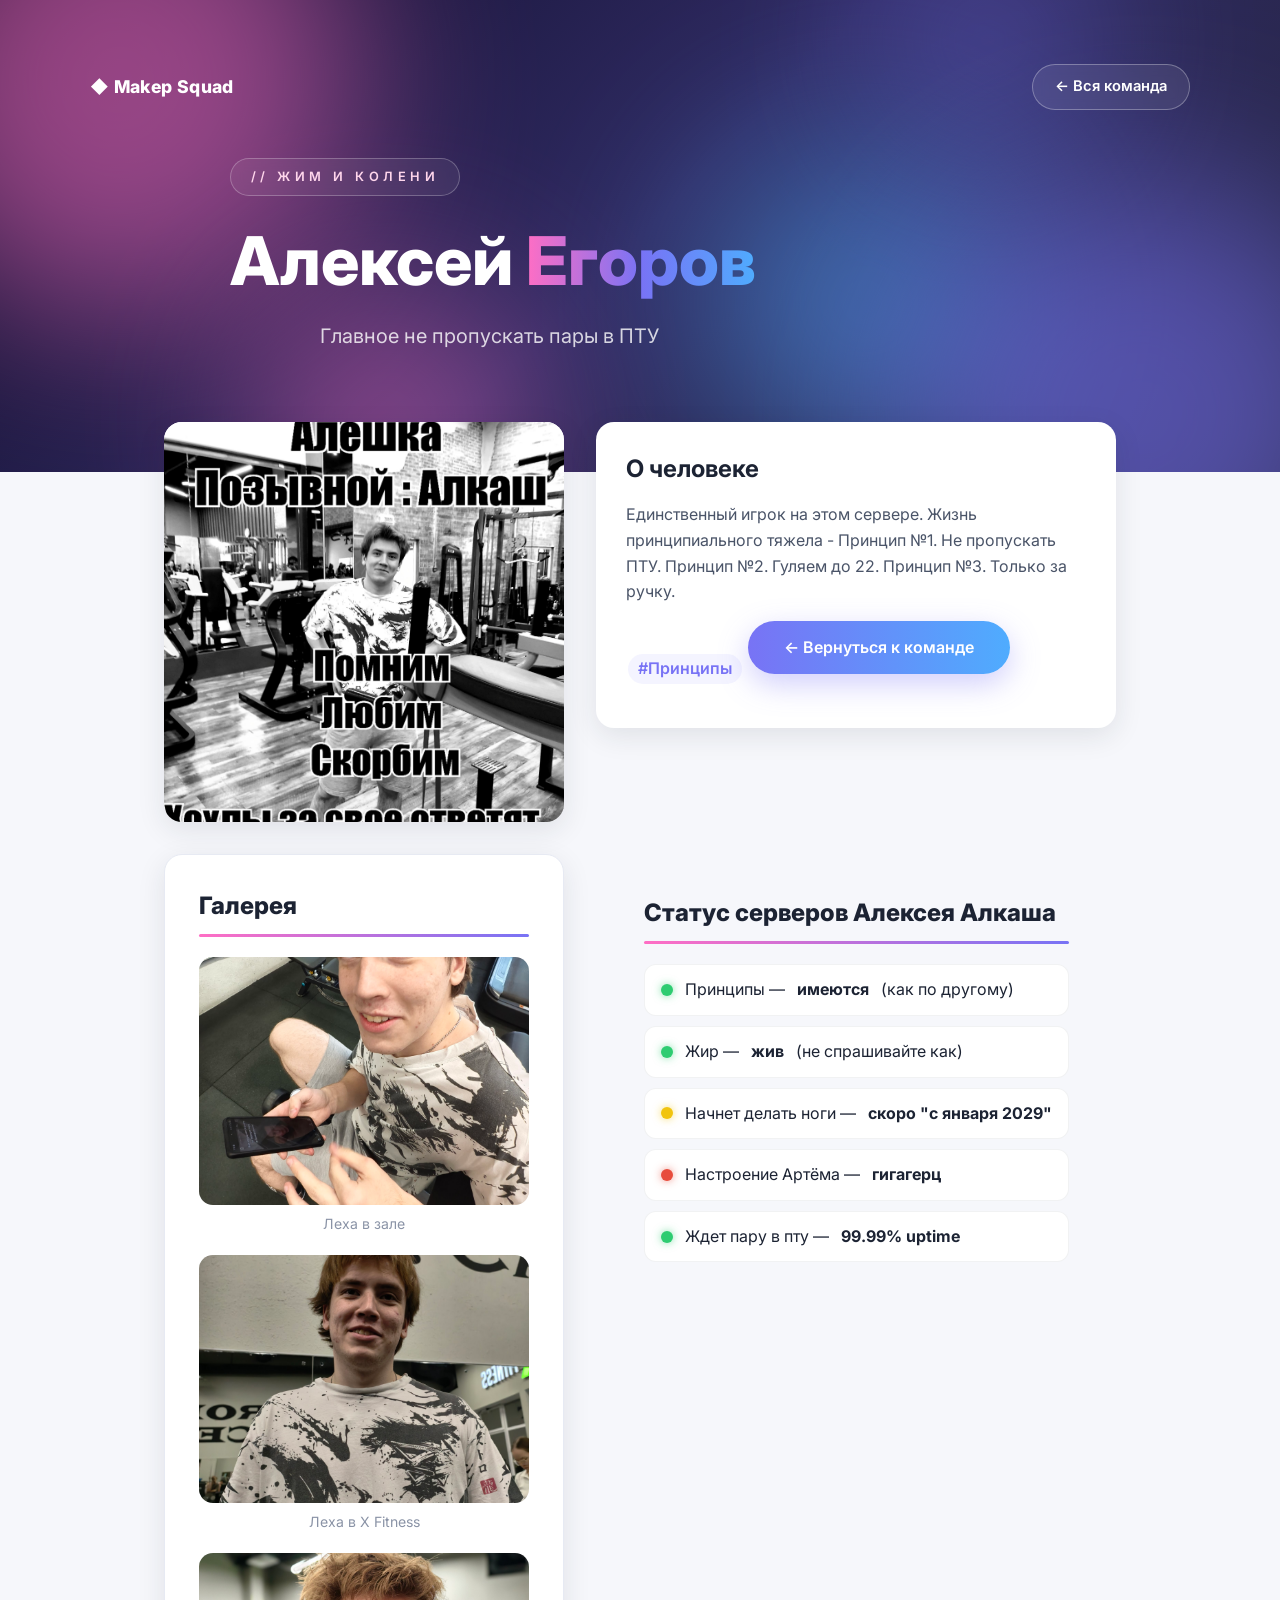
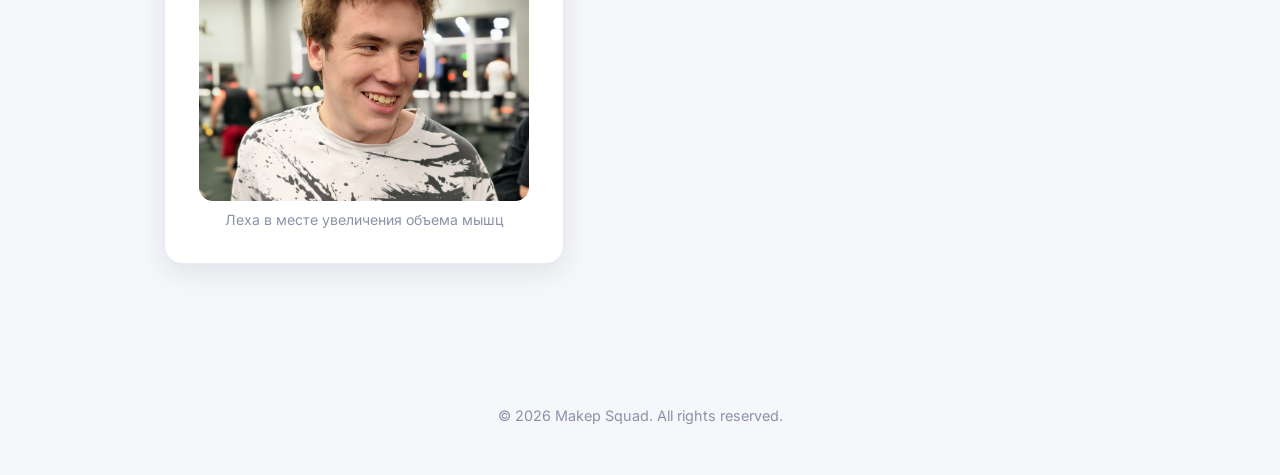
<file: team/person-7.html>
<!DOCTYPE html>
<html lang="ru">
<head>
  <meta charset="UTF-8" />
  <meta name="viewport" content="width=device-width, initial-scale=1.0" />

  <!-- EDIT: Page title shown in the browser tab -->
  <title>Леха Егоров — Makep Squad</title>
  <!-- /EDIT -->

  <!-- SEO & social-media preview (optional to edit) -->
  <meta name="description" content="Олег Сидоров — Backend и кофе. Страница участника команды Makep Squad." />
  <meta property="og:title" content="Олег Сидоров — Makep Squad" />
  <meta property="og:description" content="Олег Сидоров — Backend и кофе." />
  <meta property="og:type" content="website" />
  <meta property="og:image" content="../images/photo-2.jpg" />

  <!-- Modern web font (Inter) -->
  <link rel="preconnect" href="https://fonts.googleapis.com" />
  <link rel="preconnect" href="https://fonts.gstatic.com" crossorigin />
  <link href="https://fonts.googleapis.com/css2?family=Inter:wght@400;600;800&display=swap" rel="stylesheet" />

  <link rel="stylesheet" href="../css/style.css" />
</head>
<body>

  <header class="hero person-hero">
    <nav class="hero-nav">
      <a class="logo" href="../index.html" style="text-decoration:none">◆ Makep Squad</a>
      <a class="hero-btn hero-btn-ghost" href="../index.html#team">← Вся команда</a>
    </nav>

    <div class="hero-inner">
      <p class="hero-kicker">// Жим и колени</p>
      <h1 class="hero-title">Алексей <em>Егоров</em></h1>
      <p class="hero-subtitle">Главное не пропускать пары в ПТУ</p>
    </div>

    <div class="blob blob-1"></div>
    <div class="blob blob-2"></div>
    <div class="blob blob-3"></div>
  </header>

  <main class="person-page">
    <div class="person-photo">
      <!-- EDIT: Замените фото на своё, например src="../images/oleg.jpg" -->
      <img src="../images/leha2.jpg" alt="Фото: Лёха Егоров" />
      <!-- /EDIT -->
    </div>
    <div class="person-facts">
      <h2>О человеке</h2>
      <!-- EDIT: Дополнительная информация об участнике -->
      <p>
        Единственный игрок на этом сервере. Жизнь принципиального тяжела - Принцип №1. Не пропускать ПТУ. Принцип №2. Гуляем до 22. Принцип №3. Только за ручку.
      </p>
      <p class="hashtag">#Принципы</p>
      <!-- /EDIT -->
      <a class="hero-btn" href="../index.html#team-extra">← Вернуться к команде</a>
    </div>

    <!-- ============================================================
         EXTRA PHOTOS (3 slots)
         ▼▼▼ EDIT HERE: replace with your own photos ▼▼▼
         ============================================================ -->
    <section class="gallery-block">
      <h2 class="section-title">Галерея</h2>
      <div class="gallery-grid">

        <!-- EDIT: Extra photo #1 -->
        <figure class="gallery-item">
          <img src="../images/leha.jpg" alt="Extra photo 1" />
          <figcaption>Леха в зале</figcaption>
        </figure>
        <!-- /EDIT -->

        <!-- EDIT: Extra photo #2 -->
        <figure class="gallery-item">
          <img src="../images/leha1.jpg" alt="Extra photo 2" />
          <figcaption>Леха в X Fitness</figcaption>
        </figure>
        <!-- /EDIT -->

        <!-- EDIT: Extra photo #3 -->
        <figure class="gallery-item">
          <img src="../images/leha4.jpg" alt="Extra photo 3" />
          <figcaption>Леха в месте увеличения объема мышц</figcaption>
        </figure>
        <!-- /EDIT -->

      </div>
    </section>
    <!-- ▲▲▲ END OF EDITABLE AREA — GALLERY ▲▲▲ -->

    <!-- ============================================================
         SERVER STATUS — live uptime board (edit freely)
         ============================================================ -->
    <section class="status-block">
      <h2 class="section-title">Статус серверов Алексея Алкаша</h2>
      <ul class="status-list">
        <li><span class="dot dot-ok"></span> Принципы — <b>имеются</b> (как по другому)</li>
        <li><span class="dot dot-ok"></span> Жир — <b>жив</b> (не спрашивайте как)</li>
        <li><span class="dot dot-warn"></span> Начнет делать ноги — <b>скоро "с января 2029"</b></li>
        <li><span class="dot dot-bad"></span> Настроение Артёма — <b>гигагерц</b></li>
        <li><span class="dot dot-ok"></span> Ждет пару в пту — <b>99.99% uptime</b></li>
      </ul>
    </section>
  </main>

  <footer class="site-footer">
    <p>&copy; 2026 Makep Squad. All rights reserved.</p>
  </footer>

</body>
</html>
</file>
<file: css/style.css>
/* ============================================================
   TEAM PAGE STYLES  —  new hero header + cards
   ============================================================ */

* { box-sizing: border-box; margin: 0; padding: 0; }

body {
  font-family: "Inter", system-ui, -apple-system, "Segoe UI", Roboto, sans-serif;
  background: #f6f7fb;
  color: #1c2333;
  line-height: 1.6;
}

/* ---------- HERO HEADER (creative) ---------- */
.hero,
.person-hero {
  position: relative;
  overflow: hidden;
  padding: 96px 24px 120px;
  text-align: center;
  color: #fff;
  background: linear-gradient(135deg, #0f0c29 0%, #302b63 50%, #24243e 100%);
}

/* soft glowing blobs */
.hero::before,
.hero::after,
.person-hero::before,
.person-hero::after {
  content: "";
  position: absolute;
  width: 480px;
  height: 480px;
  border-radius: 50%;
  filter: blur(90px);
  opacity: .55;
  animation: float 12s ease-in-out infinite alternate;
}
.hero::before { background: #ff6ec4; top: -160px; left: -120px; }
.hero::after  { background: #7873f5; bottom: -180px; right: -100px; animation-delay: -6s; }

@keyframes float {
  from { transform: translateY(0) scale(1); }
  to   { transform: translateY(60px) scale(1.15); }
}

.hero-inner { position: relative; z-index: 1; max-width: 820px; margin: 0 auto; }

.hero-kicker {
  display: inline-block;
  letter-spacing: .35em;
  text-transform: uppercase;
  font-size: .8rem;
  font-weight: 600;
  color: #ffd6ec;
  border: 1px solid rgba(255,255,255,.25);
  border-radius: 999px;
  padding: 8px 20px;
  margin-bottom: 28px;
  backdrop-filter: blur(6px);
  background: rgba(255,255,255,.06);
}

.hero-title {
  font-size: clamp(2.4rem, 6vw, 4.2rem);
  font-weight: 800;
  line-height: 1.1;
  margin-bottom: 22px;
}
.hero-title em {
  font-style: normal;
  background: linear-gradient(90deg, #ff6ec4, #7873f5, #4facfe);
  -webkit-background-clip: text;
  background-clip: text;
  color: transparent;
}

.hero-subtitle {
  font-size: clamp(1rem, 2.2vw, 1.25rem);
  color: rgba(255,255,255,.8);
  max-width: 640px;
  margin: 0 auto 36px;
}

.hero-btn {
  display: inline-block;
  padding: 14px 36px;
  border-radius: 999px;
  font-weight: 600;
  text-decoration: none;
  color: #1c2333;
  background: #fff;
  box-shadow: 0 10px 30px rgba(120, 115, 245, .45);
  transition: transform .25s ease, box-shadow .25s ease;
}
.hero-btn:hover {
  transform: translateY(-3px);
  box-shadow: 0 16px 40px rgba(255, 110, 196, .5);
}

/* thin gradient strip at the bottom of the hero */
.hero-strip {
  position: absolute;
  left: 0; right: 0; bottom: 0;
  height: 5px;
  background: linear-gradient(90deg, #ff6ec4, #7873f5, #4facfe, #ff6ec4);
  background-size: 300% 100%;
  animation: slide 8s linear infinite;
}
@keyframes slide {
  from { background-position: 0 0; }
  to   { background-position: 300% 0; }
}

/* ---------- TEAM GRID & CARDS ---------- */
.team-grid {
  max-width: 1100px;
  margin: -60px auto 60px;
  padding: 0 24px;
  display: grid;
  grid-template-columns: repeat(auto-fit, minmax(300px, 1fr));
  gap: 28px;
  position: relative;
  z-index: 2;
}

.person-card {
  background: #fff;
  border-radius: 18px;
  overflow: hidden;
  box-shadow: 0 8px 28px rgba(28, 35, 51, .10);
  transition: transform .25s ease, box-shadow .25s ease;
}
.person-card:hover {
  transform: translateY(-6px);
  box-shadow: 0 18px 44px rgba(120, 115, 245, .22);
}

.photo-slot img {
  width: 100%;
  aspect-ratio: 1 / 1;
  object-fit: cover;
  display: block;
}

.info-slot { padding: 22px 24px 28px; }

.name { font-size: 1.35rem; font-weight: 700; margin-bottom: 4px; }
.role {
  color: #7873f5;
  font-weight: 600;
  font-size: .92rem;
  text-transform: uppercase;
  letter-spacing: .08em;
  margin-bottom: 14px;
}
.description { color: #4a5468; font-size: .98rem; }

/* ---------- FOOTER ---------- */
.site-footer {
  text-align: center;
  padding: 36px 24px 48px;
  color: #8a93a6;
  font-size: .9rem;
}

/* ---------- HERO NAV (logo + link) ---------- */
.hero-nav {
  position: relative;
  z-index: 2;
  display: flex;
  align-items: center;
  justify-content: space-between;
  max-width: 1100px;
  margin: 0 auto 48px;
}
.logo { font-weight: 800; font-size: 1.1rem; letter-spacing: .02em; color: #fff; }

/* ---------- CARD LINKS & "Подробнее" ---------- */
.card-link { text-decoration: none; color: inherit; display: block; }
.card-more {
  display: inline-block;
  margin-top: 14px;
  font-weight: 600;
  font-size: .92rem;
  color: #7873f5;
}

/* ---------- DECORATIVE BLOBS ---------- */
.blob {
  position: absolute;
  border-radius: 50%;
  filter: blur(90px);
  opacity: .5;
  animation: float 12s ease-in-out infinite alternate;
  pointer-events: none;
}
.blob-1 { width: 320px; height: 320px; background: #4facfe; top: 30%; left: 55%; animation-delay: -3s; }
.blob-2 { width: 260px; height: 260px; background: #ff6ec4; bottom: -80px; left: 20%; animation-delay: -8s; }
.blob-3 { width: 200px; height: 200px; background: #7873f5; top: -60px; right: 15%; animation-delay: -5s; }

@media (prefers-reduced-motion: reduce) {
  .blob, .hero::before, .hero::after,
  .person-hero::before, .person-hero::after { animation: none; }
}

@media (max-width: 640px) {
  .hero { padding: 72px 20px 100px; }
  .team-grid { margin-top: -40px; gap: 16px; padding: 0 12px; }
  .hero-nav { margin-bottom: 32px; }
}

html { scroll-behavior: smooth; }

/* ---------- PERSON DETAIL PAGE ---------- */
.person-hero { padding-bottom: 90px; }
.person-page {
  max-width: 1000px;
  margin: -50px auto 60px;
  padding: 0 24px;
  display: grid;
  grid-template-columns: minmax(280px, 400px) 1fr;
  gap: 32px;
  position: relative;
  z-index: 2;
  align-items: start;
}
.person-photo {
  background: #fff;
  border-radius: 18px;
  overflow: hidden;
  box-shadow: 0 8px 28px rgba(28, 35, 51, .10);
}
/* Защита от "фото на весь экран": картинка никогда не вылезет за карточку,
   даже если CSS ещё не прогрузился или файл кэширован браузером. */
.person-photo img {
  display: block;
  width: 100%;
  max-width: 100%;
  height: auto;
  max-height: 420px;
  aspect-ratio: 1 / 1;
  object-fit: cover;
}
.person-facts {
  background: #fff;
  border-radius: 18px;
  padding: 28px 30px;
  box-shadow: 0 8px 28px rgba(28, 35, 51, .10);
}
.person-facts h2 { margin-bottom: 14px; }
.person-facts p { color: #4a5468; margin-bottom: 16px; }
.person-facts .hashtag { color: #7873f5; font-weight: 600; }
.person-facts .hero-btn {
  color: #fff;
  background: linear-gradient(90deg, #7873f5, #4facfe);
  box-shadow: 0 10px 30px rgba(120, 115, 245, .35);
}
@media (max-width: 760px) {
  .person-page { grid-template-columns: 1fr; margin-top: -30px; }
}

/* ---------- GHOST BUTTON (в навбаре) ---------- */
.hero-btn-ghost {
  background: rgba(255,255,255,.08);
  color: #fff;
  border: 1px solid rgba(255,255,255,.3);
  box-shadow: none;
  padding: 10px 22px;
  font-size: .92rem;
  backdrop-filter: blur(6px);
}
.hero-btn-ghost:hover {
  background: rgba(255,255,255,.16);
  box-shadow: 0 8px 24px rgba(255, 110, 196, .3);
}

/* ---------- DIVIDER (текстовое окно между блоками команды) ---------- */
.team-divider {
  max-width: 760px;
  margin: 0 auto 56px;
  padding: 40px 32px;
  text-align: center;
  background: #fff;
  border-radius: 18px;
  box-shadow: 0 8px 28px rgba(28, 35, 51, .10);
  position: relative;
}
.team-divider .hero-kicker {
  color: #7873f5;
  border-color: rgba(120, 115, 245, .35);
  background: rgba(120, 115, 245, .07);
  backdrop-filter: none;
}
.divider-title {
  font-size: clamp(1.6rem, 4vw, 2.4rem);
  font-weight: 800;
  margin-bottom: 14px;
  color: #1c2333;
}
.divider-title em {
  font-style: normal;
  background: linear-gradient(90deg, #ff6ec4, #7873f5, #4facfe);
  -webkit-background-clip: text;
  background-clip: text;
  color: transparent;
}
.divider-text {
  color: #4a5468;
  font-size: 1.02rem;
  max-width: 620px;
  margin: 0 auto;
}

/* ---------- SECOND TEAM BLOCK (ещё двое снизу) ---------- */
.team-grid-extra {
  margin-top: 0;
  grid-template-columns: repeat(auto-fit, minmax(300px, 460px));
  justify-content: center;
}
@media (max-width: 640px) {
  .team-divider { margin: 0 12px 40px; padding: 32px 20px; }
}

/* ---------- PERSON SUBPAGE (hero photo + bio + gallery + mini-cards) ----------
   Стили ниже написаны ПОД разметку person-*.html — сами HTML-файлы менять не нужно.
   -------------------------------------------------------------------------- */
body.subpage { background: #f6f7fb; }

/* Верхняя панель на подстраницах: <nav class="sub-nav hero-nav"> вне hero,
   поэтому делаем её тёмной плашкой в стиле шапки сайта. */
/* FIX: панель была ограничена max-width и «дырявая» — по краям экрана
   просвечивал белый фон. Теперь она во всю ширину, sticky, с тенью
   и анимированной градиентной полоской снизу (в тон hero-strip). */
.sub-nav {
  position: sticky;
  top: 0;
  z-index: 50;
  display: flex;
  align-items: center;
  justify-content: space-between;
  gap: 16px;
  width: 100%;
  padding: 16px max(24px, calc((100% - 1100px) / 2));
  background: linear-gradient(135deg, #0f0c29 0%, #302b63 50%, #24243e 100%);
  box-shadow: 0 6px 24px rgba(15, 12, 41, .35);
}
.sub-nav::after {
  content: "";
  position: absolute;
  left: 0; right: 0; bottom: 0;
  height: 3px;
  background: linear-gradient(90deg, #ff6ec4, #7873f5, #4facfe, #ff6ec4);
  background-size: 300% 100%;
  animation: slide 8s linear infinite;
}
.sub-nav .logo {
  color: #fff;
  font-weight: 800;
  font-size: 1.1rem;
  text-decoration: none;
  display: inline-flex;
  align-items: center;
  gap: .45em;
  transition: transform .25s ease;
}
.sub-nav .logo:hover { transform: translateX(-2px); }
/* ромб-иконка логотипа — с собственной «изюминкой»: мягкое свечение */
.sub-nav .logo::first-letter {
  color: #ff6ec4;
  text-shadow: 0 0 12px rgba(255, 110, 196, .8);
}
@media (max-width: 640px) {
  .sub-nav { padding: 12px 16px; }
  .sub-nav .logo { font-size: 1rem; }
  .sub-nav .hero-btn-ghost { padding: 8px 16px; font-size: .85rem; }
}

/* Шапка человека: тёмный градиент + белая «карточка» с фото и текстом,
   чтобы имя/подпись не сливались с фоном и блобами. */
header.person-hero { text-align: left; padding: 64px 24px 84px; }

.person-hero-inner {
  position: relative;
  z-index: 1;
  max-width: 900px;
  margin: 0 auto;
  display: grid;
  grid-template-columns: minmax(220px, 300px) 1fr;
  gap: 40px;
  align-items: center;
  text-align: left;
  background: #fff;
  border-radius: 22px;
  padding: 36px;
  box-shadow: 0 18px 50px rgba(0, 0, 0, .35);
  color: #1c2333;
}
.person-hero-photo {
  border-radius: 16px;
  overflow: hidden;
  box-shadow: 0 10px 30px rgba(28, 35, 51, .18);
  background: #f6f7fb;
}
.person-hero-photo img {
  display: block;
  width: 100%;
  max-width: 100%;
  height: auto;
  max-height: 320px;
  aspect-ratio: 1 / 1;
  object-fit: cover;
}
.person-hero-info { color: #1c2333; }
.person-name { font-size: clamp(2rem, 5vw, 3rem); font-weight: 800; line-height: 1.15; margin-bottom: 10px; color: #1c2333; }
.person-name em {
  font-style: normal;
  background: linear-gradient(90deg, #ff6ec4, #7873f5, #4facfe);
  -webkit-background-clip: text;
  background-clip: text;
  color: transparent;
}
.person-tagline { color: #4a5468; font-size: 1.05rem; margin-top: 6px; }
/* kicker внутри белой карточки — светлая версия вместо «стеклянной» */
.person-hero-info .hero-kicker {
  color: #7873f5;
  border-color: rgba(120, 115, 245, .35);
  background: rgba(120, 115, 245, .07);
  backdrop-filter: none;
  margin-bottom: 18px;
}
.person-hero-info .role { margin-bottom: 6px; }

.person-main { max-width: 1000px; margin: 0 auto; padding: 56px 24px 40px; }
.bio-block, .gallery-block, .other-team {
  background: #fff;
  border-radius: 18px;
  padding: 32px 34px;
  box-shadow: 0 8px 28px rgba(28, 35, 51, .10);
  border: 1px solid #e7eaf3;
  margin-bottom: 44px;
}
.section-title {
  font-size: 1.5rem;
  font-weight: 800;
  margin-bottom: 20px;
  padding-bottom: 12px;
  border-bottom: 2px solid transparent;
  border-image: linear-gradient(90deg, #ff6ec4, #7873f5, #4facfe) 1;
}
.section-title em {
  font-style: normal;
  background: linear-gradient(90deg, #ff6ec4, #7873f5);
  -webkit-background-clip: text;
  background-clip: text;
  color: transparent;
}
.bio-block p { color: #4a5468; margin-bottom: 14px; }
.bio-block .hashtag { color: #7873f5; font-weight: 600; }

.gallery-grid {
  display: grid;
  grid-template-columns: repeat(auto-fit, minmax(220px, 1fr));
  gap: 20px;
}
.gallery-item { margin: 0; }
.gallery-item img {
  display: block;
  width: 100%;
  max-width: 100%;
  height: auto;
  aspect-ratio: 4 / 3;
  object-fit: cover;
  border-radius: 14px;
}
.gallery-item figcaption { color: #8a93a6; font-size: .88rem; margin-top: 8px; text-align: center; }

.mini-grid {
  display: grid;
  grid-template-columns: repeat(auto-fit, minmax(140px, 1fr));
  gap: 18px;
}
.mini-card {
  display: block;
  background: #f6f7fb;
  border-radius: 14px;
  overflow: hidden;
  text-decoration: none;
  color: #1c2333;
  font-weight: 600;
  font-size: .92rem;
  text-align: center;
  padding-bottom: 12px;
  transition: transform .25s ease, box-shadow .25s ease;
  box-shadow: 0 4px 14px rgba(28, 35, 51, .08);
}
.mini-card:hover { transform: translateY(-4px); box-shadow: 0 12px 28px rgba(120, 115, 245, .22); }
.mini-card img {
  display: block;
  width: 100%;
  max-width: 100%;
  height: auto;
  aspect-ratio: 1 / 1;
  object-fit: cover;
  margin-bottom: 10px;
}
.back-line { text-align: center; margin-top: 22px; }
.back-line a { color: #7873f5; font-weight: 600; text-decoration: none; }
.back-line a:hover { text-decoration: underline; }

@media (max-width: 760px) {
  .person-hero-inner { grid-template-columns: 1fr; text-align: center; padding: 24px; }
  .person-hero-photo { margin: 0 auto; max-width: 260px; }
  .bio-block, .gallery-block, .other-team { padding: 24px 20px; }
}

/* ---------- FINAL ROBUSTNESS (гарантированные правила в конце файла) ----------
   Даже если браузер показывает частично кэшированный/обрезанный CSS,
   эти правила не дадут секциям слипаться, а тексту — стать нечитабельным. */
.person-hero-inner > * { min-width: 0; }
.person-main section + section { margin-top: 8px; }
.bio-block p, .bio-block .hashtag { color: #4a5468; }
.bio-block .hashtag { color: #7873f5; font-weight: 700; margin-bottom: 0; }
img { max-width: 100%; height: auto; }

/* ============================================================
   ИЗЮМИНКИ ✨ — мелкие анимации и эффекты по всему сайту
   ============================================================ */

/* Логотип на главной: ромб плавно «дышит» неоновым свечением */
.hero-nav .logo { transition: text-shadow .3s ease; }
.hero-nav .logo:hover { text-shadow: 0 0 18px rgba(255, 110, 196, .9); }

/* Карточки команды: лёгкий 3D-наклон + градиентная рамка при наведении */
.person-card,
.mini-card { will-change: transform; }
.person-card { border: 1px solid transparent; transition: transform .3s ease, box-shadow .3s ease, border-color .3s ease; }
.person-card:hover { border-color: rgba(120, 115, 245, .45); }

/* Фото в карточках медленно «дышат» (лёгкий зум) */
.photo-slot { overflow: hidden; }
.photo-slot img { transition: transform .6s cubic-bezier(.22, 1, .36, 1); }
.person-card:hover .photo-slot img { transform: scale(1.06); }

/* Кнопки: переливающийся градиент при наведении */
.hero-btn { position: relative; overflow: hidden; }
.hero-btn::before {
  content: "";
  position: absolute;
  top: 0; left: -80%;
  width: 50%; height: 100%;
  background: linear-gradient(120deg, transparent, rgba(255,255,255,.5), transparent);
  transform: skewX(-20deg);
  transition: left .5s ease;
  pointer-events: none;
}
.hero-btn:hover::before { left: 130%; }

/* Заголовки секций: анимированное градиентное подчёркивание */
.section-title { position: relative; border-bottom: none; padding-bottom: 12px; }
.section-title::after {
  content: "";
  position: absolute;
  left: 0; bottom: 0;
  height: 3px; width: 100%;
  border-radius: 3px;
  background: linear-gradient(90deg, #ff6ec4, #7873f5, #4facfe);
  background-size: 200% 100%;
  animation: slide 6s linear infinite;
}

/* Белая карточка шапки человека: мягкая радужная кромка при наведении */
.person-hero-inner {
  border: 1px solid rgba(255, 255, 255, .6);
  transition: box-shadow .4s ease, transform .4s ease;
}
.person-hero-inner:hover {
  box-shadow: 0 18px 60px rgba(120, 115, 245, .35);
  transform: translateY(-3px);
}

/* Галерея: фото чуть приподнимаются и теплеют по тону */
.gallery-item img { transition: transform .35s ease, filter .35s ease, box-shadow .35s ease; }
.gallery-item:hover img {
  transform: translateY(-4px) rotate(-.6deg);
  filter: saturate(1.15);
  box-shadow: 0 14px 30px rgba(28, 35, 51, .18);
}

/* Хэштеги: превращаются в «пилюли» с подсветкой */
.hashtag {
  display: inline-block;
  background: rgba(120, 115, 245, .08);
  border-radius: 999px;
  padding: 2px 10px;
  margin: 2px 2px;
  transition: background .25s ease, color .25s ease;
}
.hashtag:hover { background: rgba(255, 110, 196, .15); color: #e0489c; }

/* Тонкий анимированный градиентный скроллбар (WebKit) */
::-webkit-scrollbar { width: 10px; }
::-webkit-scrollbar-track { background: #eceef7; }
::-webkit-scrollbar-thumb {
  border-radius: 999px;
  background: linear-gradient(180deg, #ff6ec4, #7873f5, #4facfe);
}

/* Выделение текста — в фирменных цветах */
::selection { background: rgba(255, 110, 196, .35); color: #1c2333; }

/* Уважение к prefers-reduced-motion: отключаем новые анимации */
@media (prefers-reduced-motion: reduce) {
  .sub-nav::after, .section-title::after { animation: none; }
  .hero-btn::before { display: none; }
  .person-card:hover .photo-slot img,
  .gallery-item:hover img,
  .person-hero-inner:hover { transform: none; }
}

/* ---------- PERSON 6/7: SUPERPOWERS + SERVER STATUS ---------- */
.superpowers-block,
.status-block {
  max-width: 900px;
  margin: 0 auto;
  padding: 40px 32px;
}
.stat-row {
  display: grid;
  grid-template-columns: repeat(auto-fit, minmax(200px, 1fr));
  gap: 18px;
}
.stat-card {
  background: #fff;
  border: 1px solid rgba(28, 35, 51, .07);
  border-radius: 18px;
  padding: 26px 18px;
  text-align: center;
  box-shadow: 0 8px 22px rgba(28, 35, 51, .06);
  transition: transform .3s ease, box-shadow .3s ease;
}
.stat-card:hover {
  transform: translateY(-5px) scale(1.02);
  box-shadow: 0 16px 34px rgba(120, 115, 245, .18);
}
.stat-num {
  display: block;
  font-size: 2.6rem;
  font-weight: 800;
  background: linear-gradient(90deg, #ff6ec4, #7873f5);
  -webkit-background-clip: text;
  background-clip: text;
  color: transparent;
}
.stat-label { color: #8a93a6; font-size: .9rem; }

.status-list { list-style: none; padding: 0; margin: 0; }
.status-list li {
  display: flex;
  align-items: center;
  gap: 12px;
  padding: 12px 16px;
  border-radius: 12px;
  background: #fff;
  border: 1px solid rgba(28, 35, 51, .06);
  margin-bottom: 10px;
  transition: transform .25s ease, box-shadow .25s ease;
}
.status-list li:hover {
  transform: translateX(6px);
  box-shadow: 0 6px 18px rgba(28, 35, 51, .08);
}
.dot {
  width: 12px; height: 12px;
  border-radius: 50%;
  flex-shrink: 0;
  animation: dotPulse 2s infinite;
}
.dot-ok   { background: #2ecc71; box-shadow: 0 0 8px rgba(46,204,113,.6); }
.dot-warn { background: #f1c40f; box-shadow: 0 0 8px rgba(241,196,15,.6); }
.dot-bad  { background: #e74c3c; box-shadow: 0 0 8px rgba(231,76,60,.6); }
@keyframes dotPulse {
  0%, 100% { opacity: 1; transform: scale(1); }
  50%      { opacity: .55; transform: scale(.82); }
}
@media (prefers-reduced-motion: reduce) {
  .stat-card:hover, .status-list li:hover { transform: none; }
  .dot { animation: none; }
}
</file>
